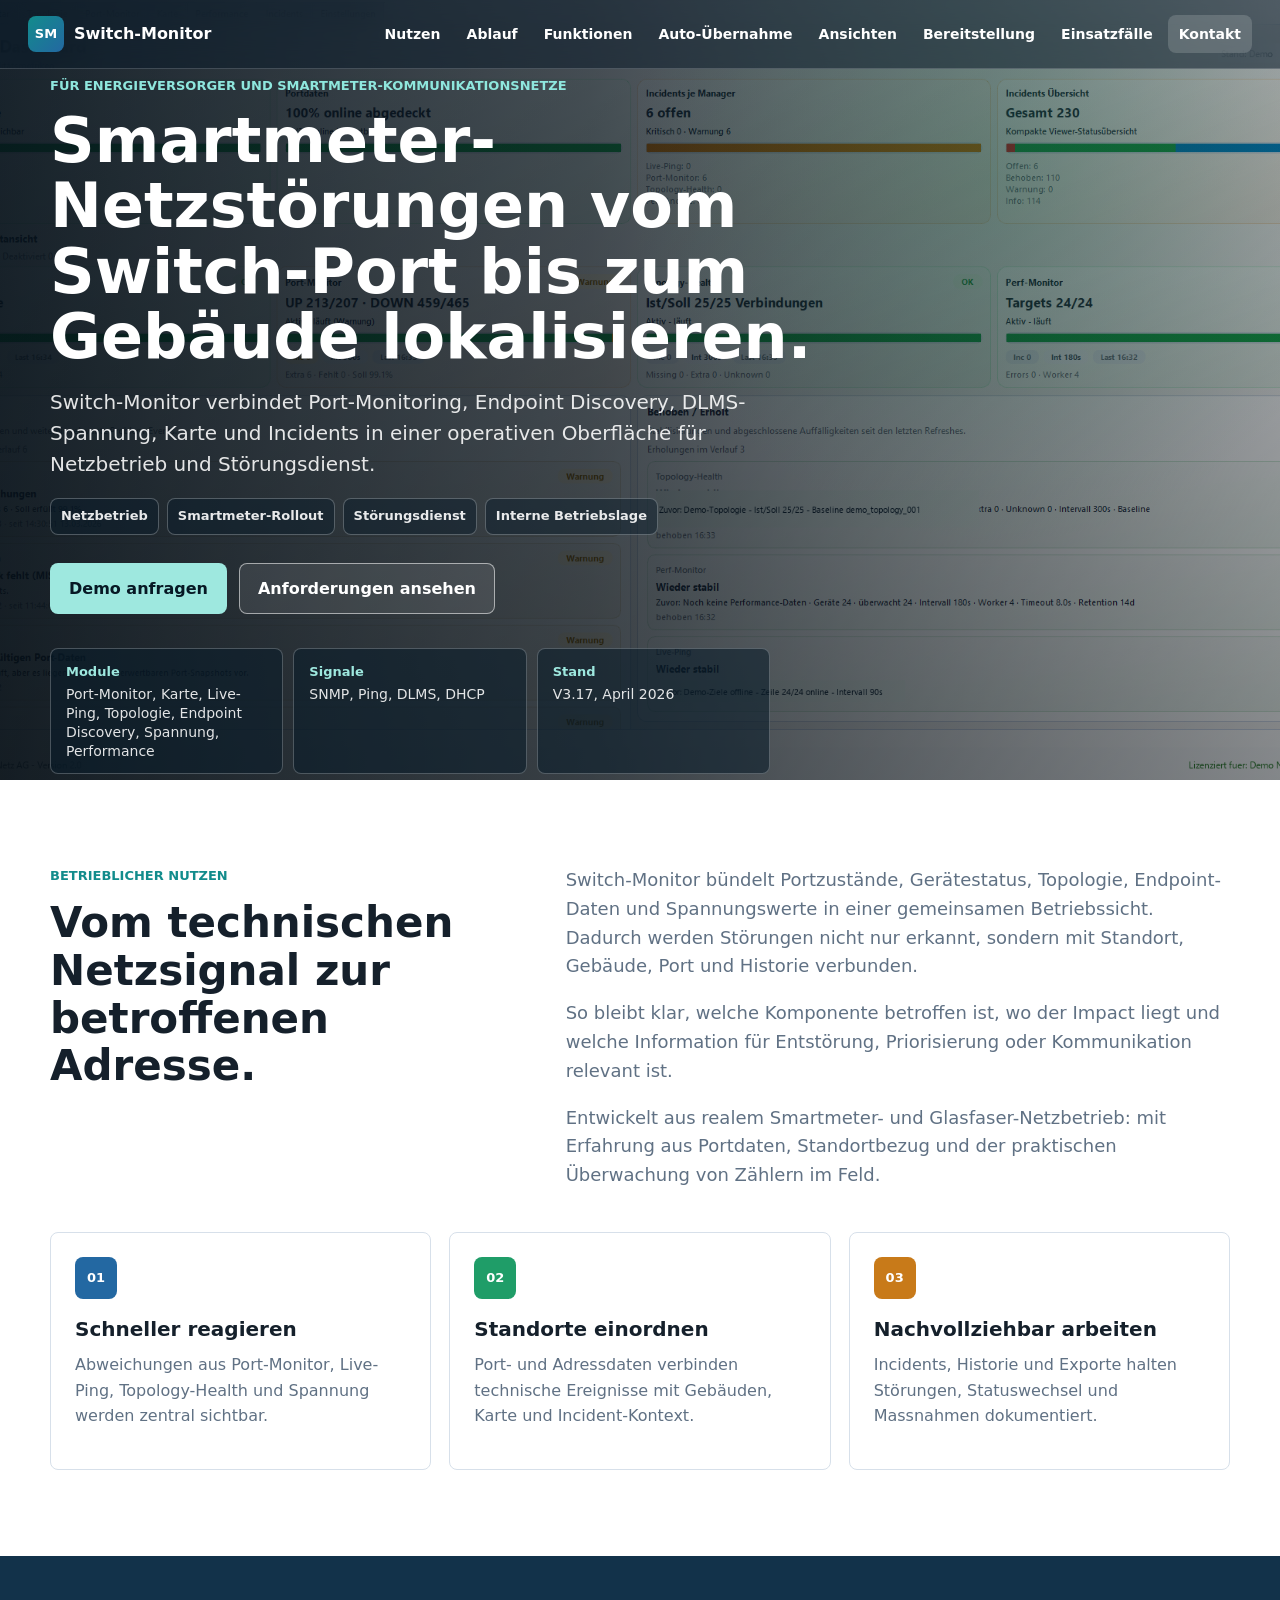
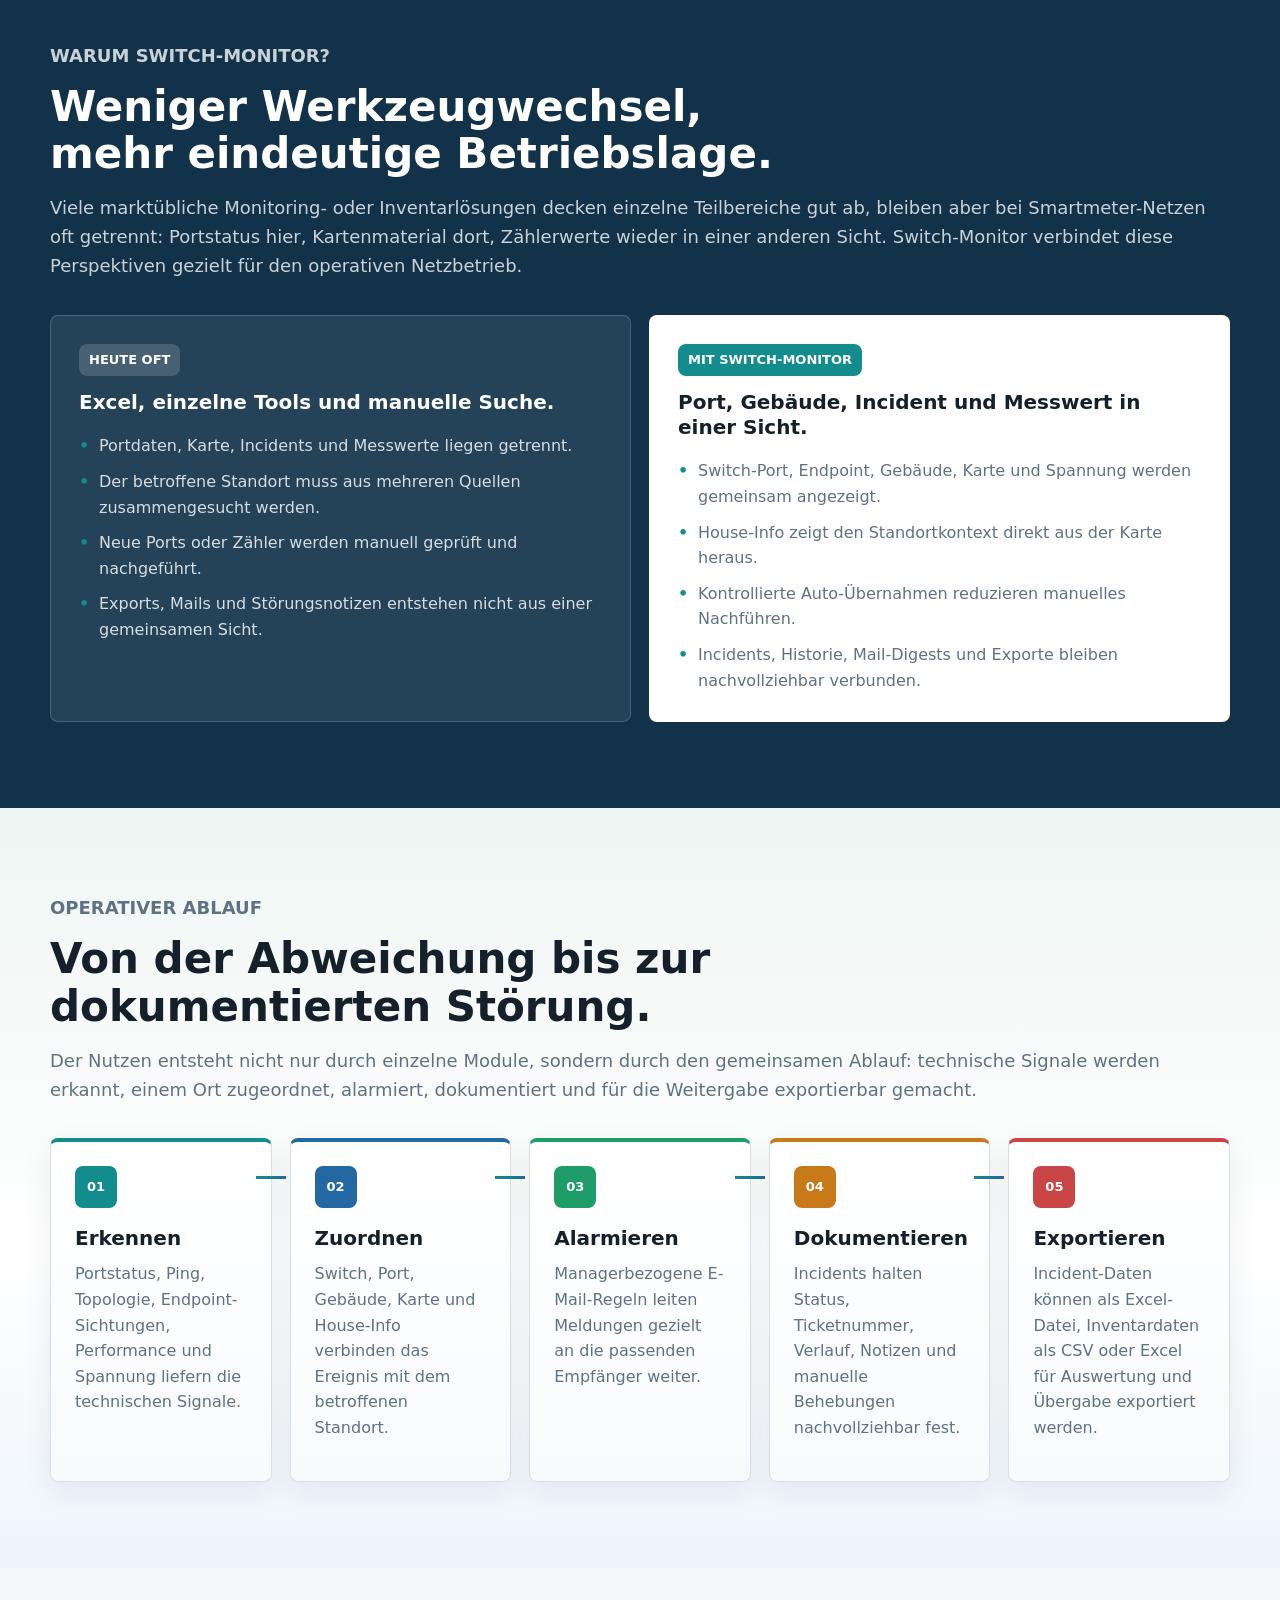
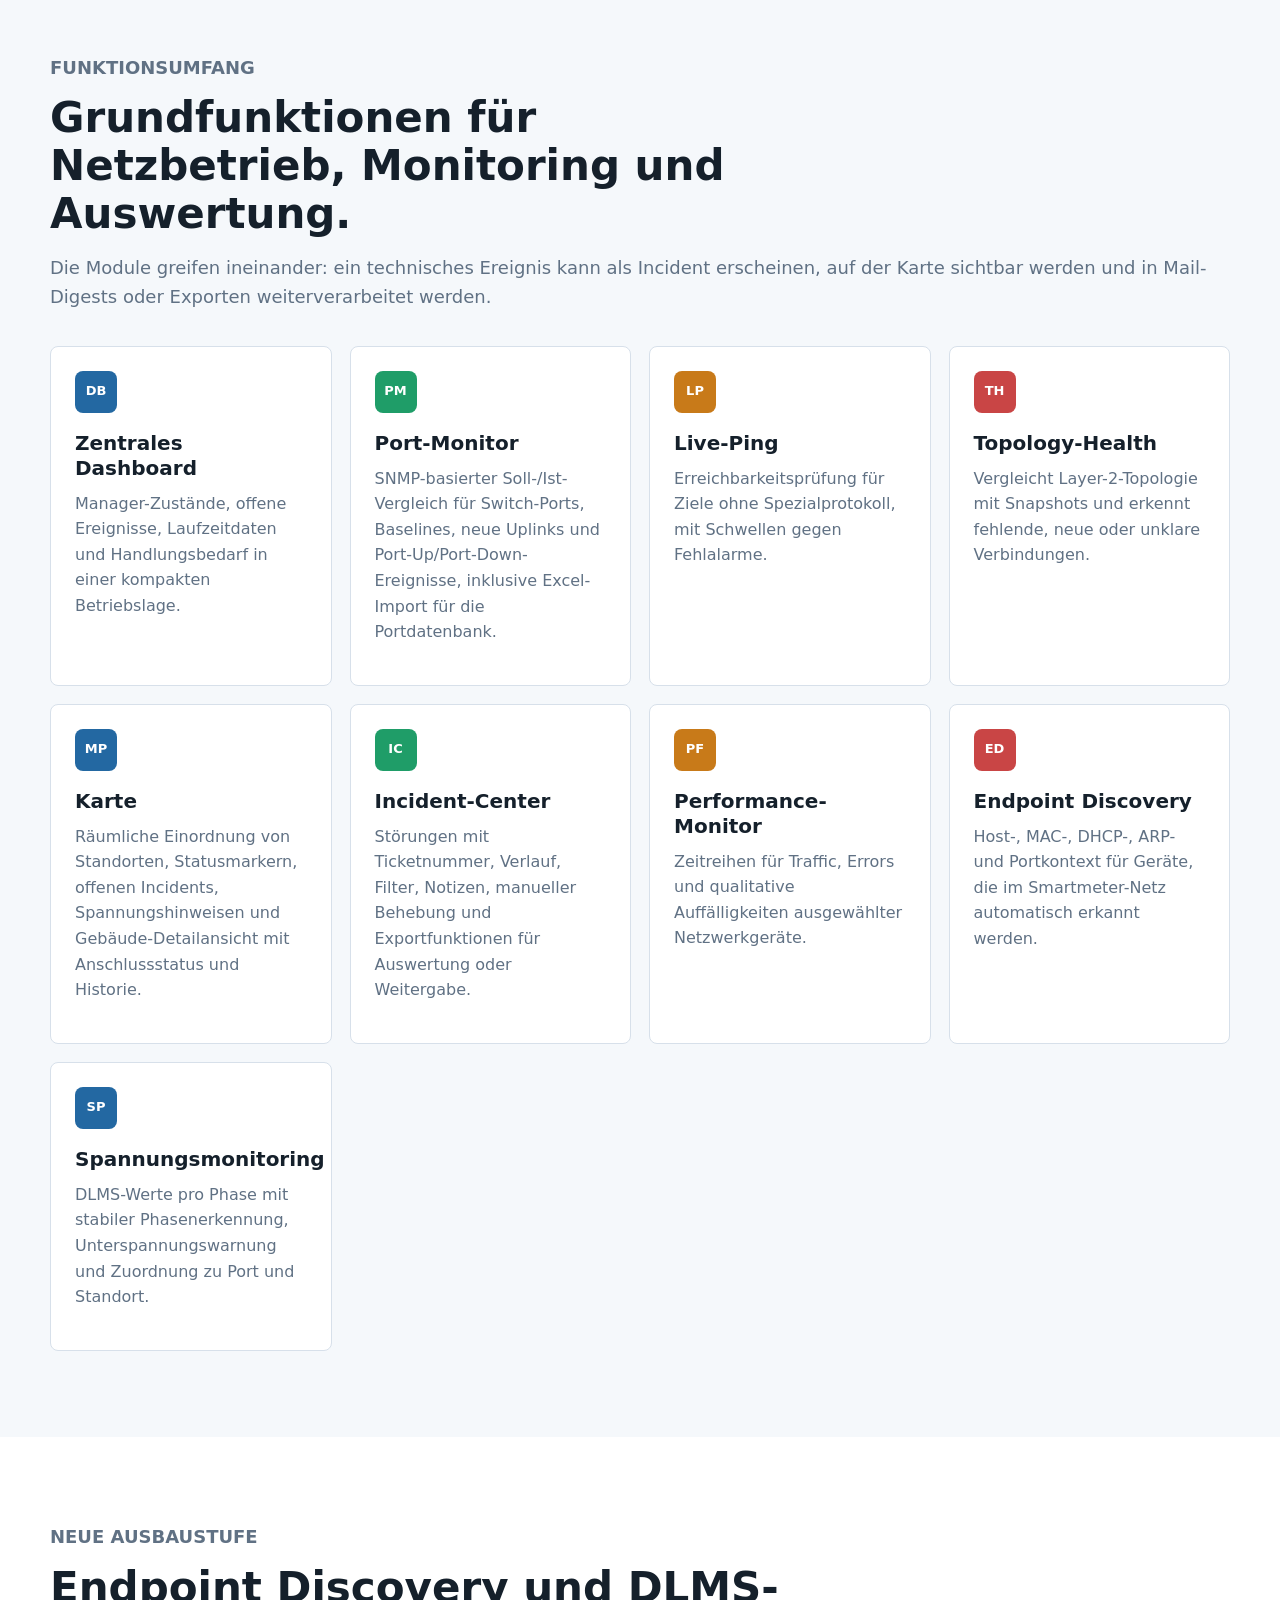
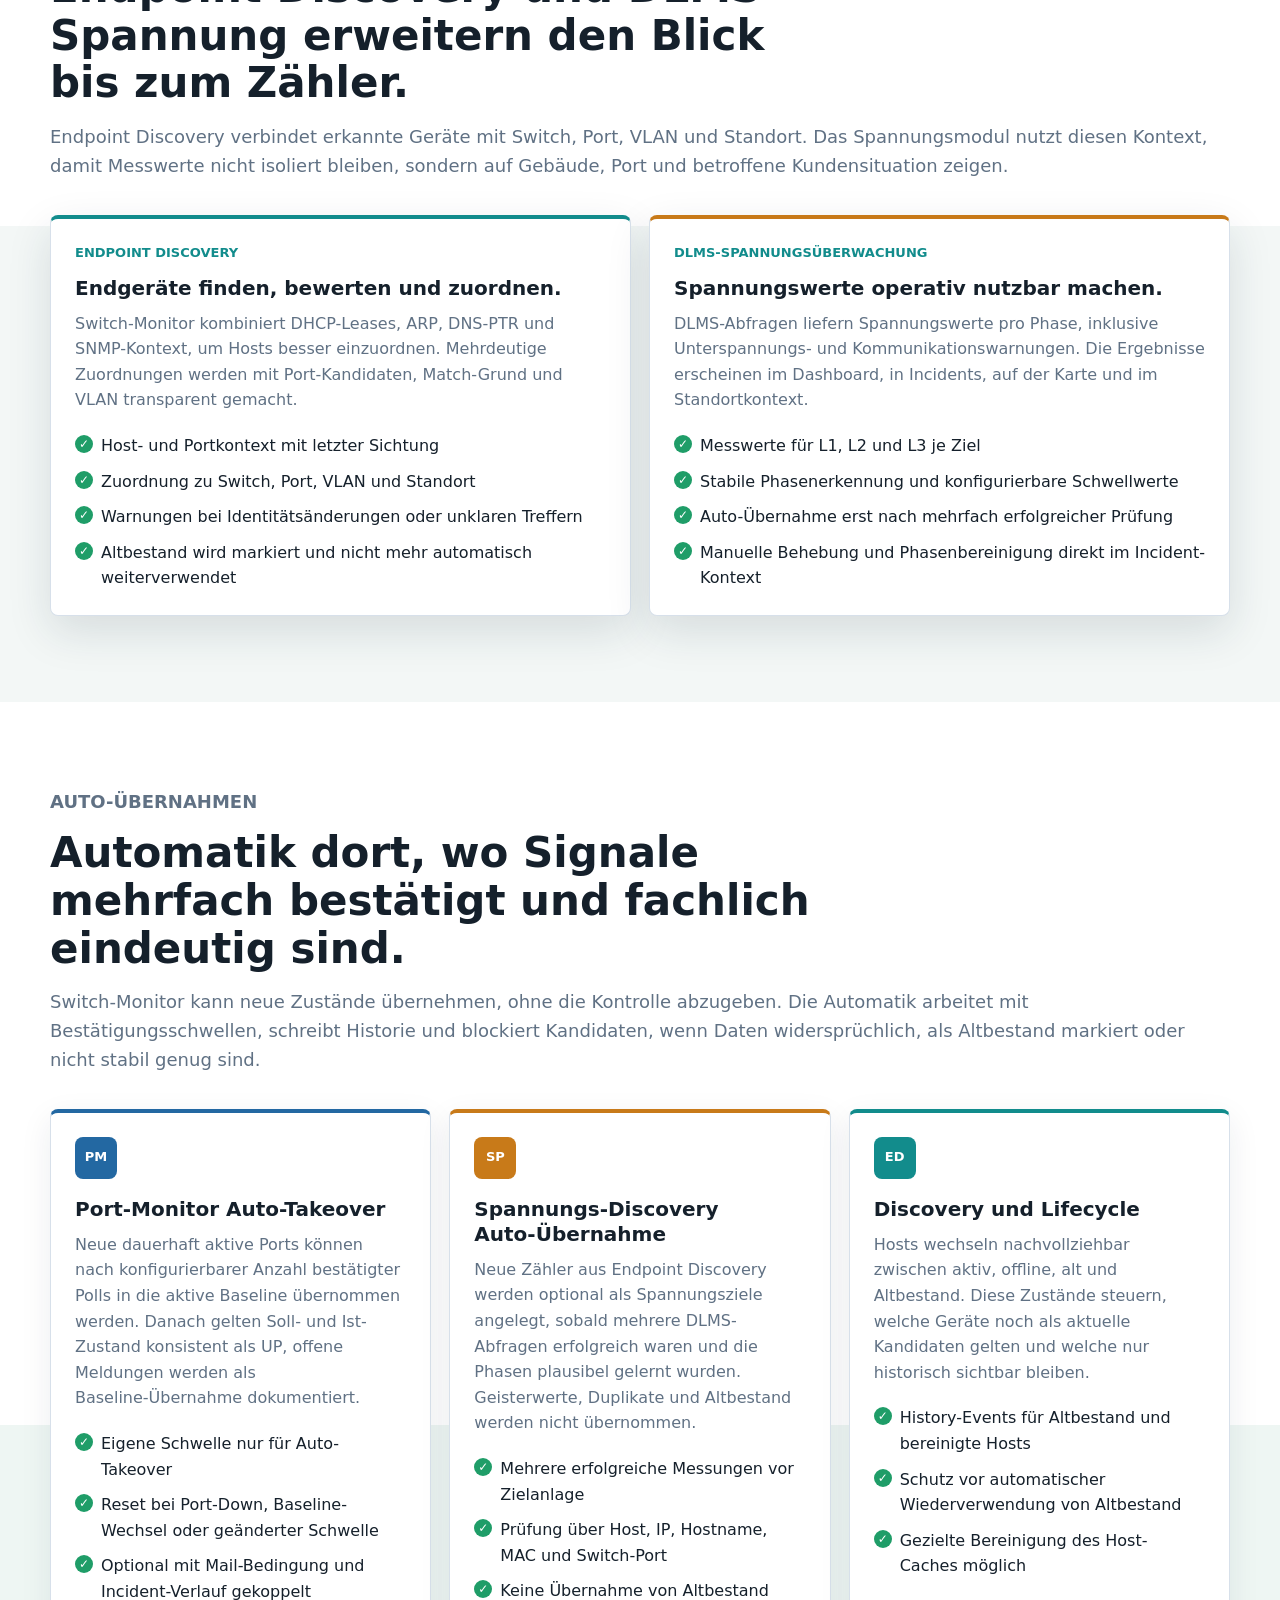
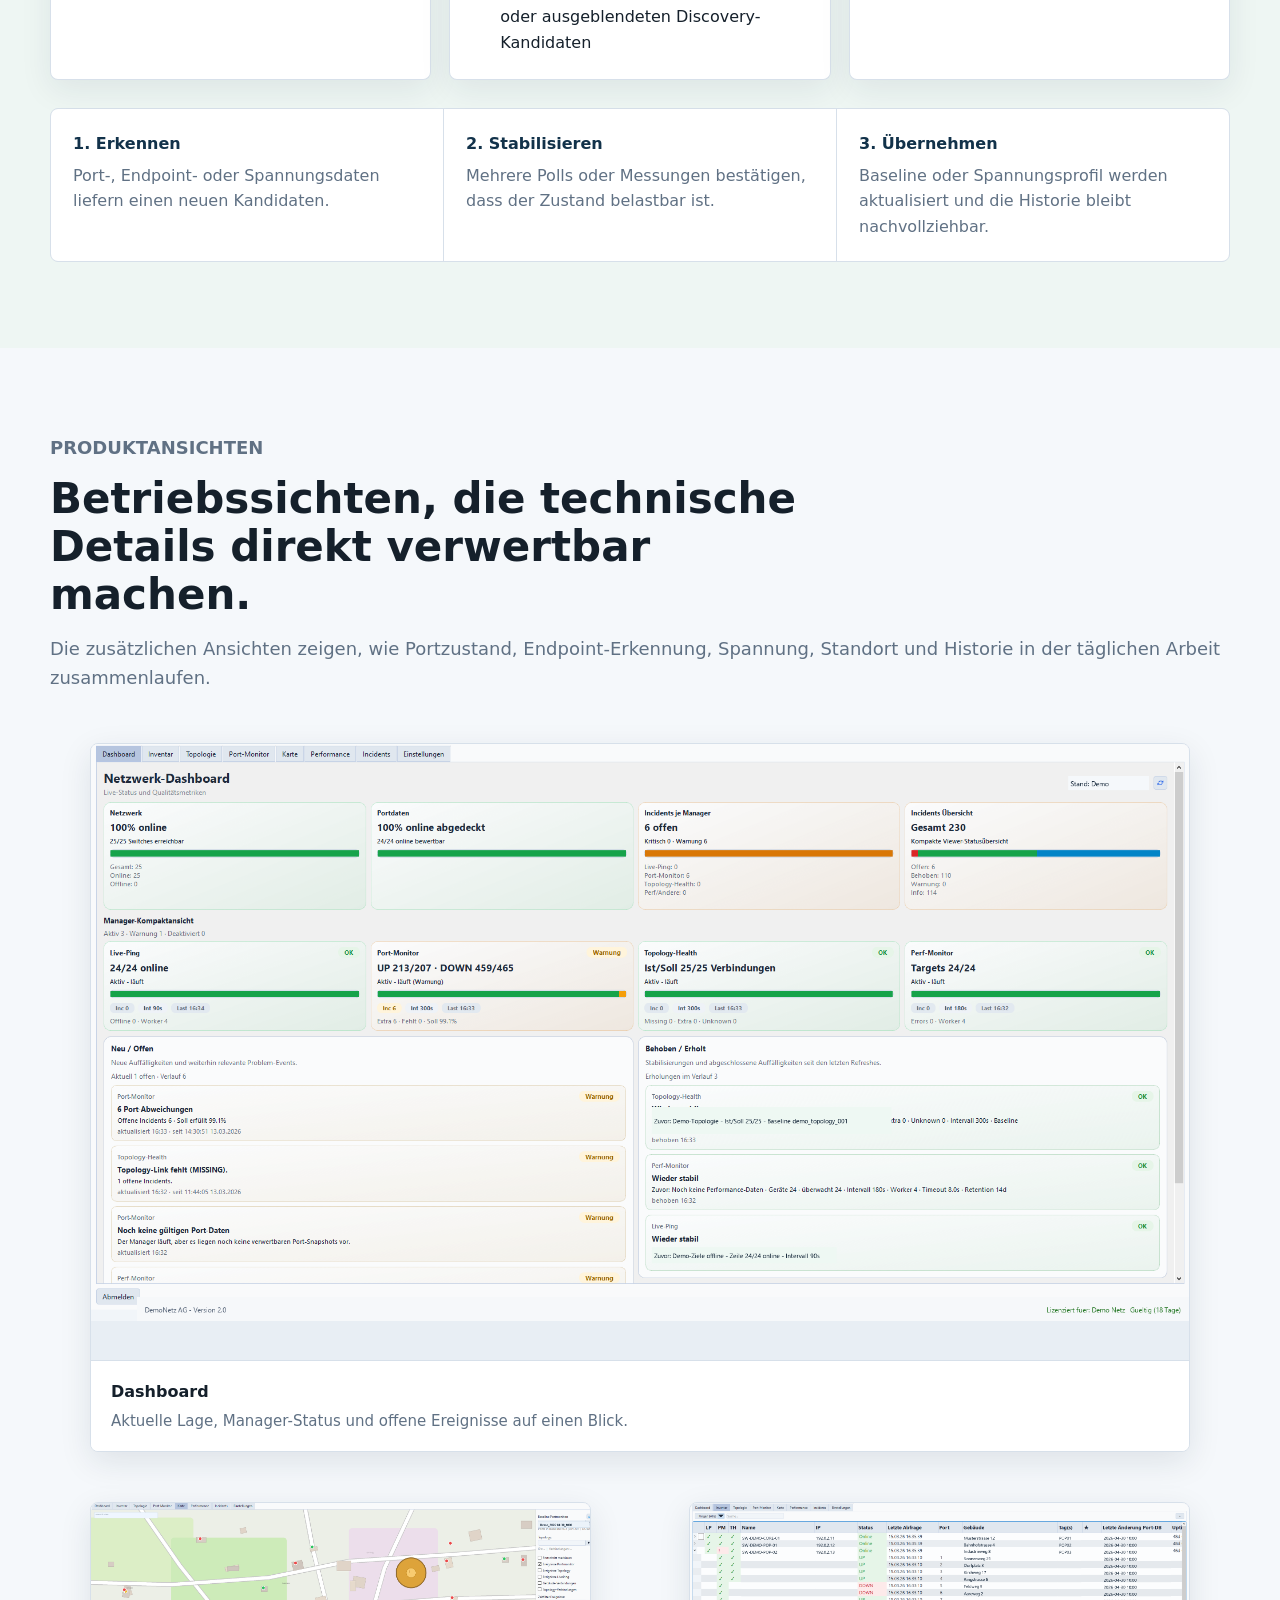
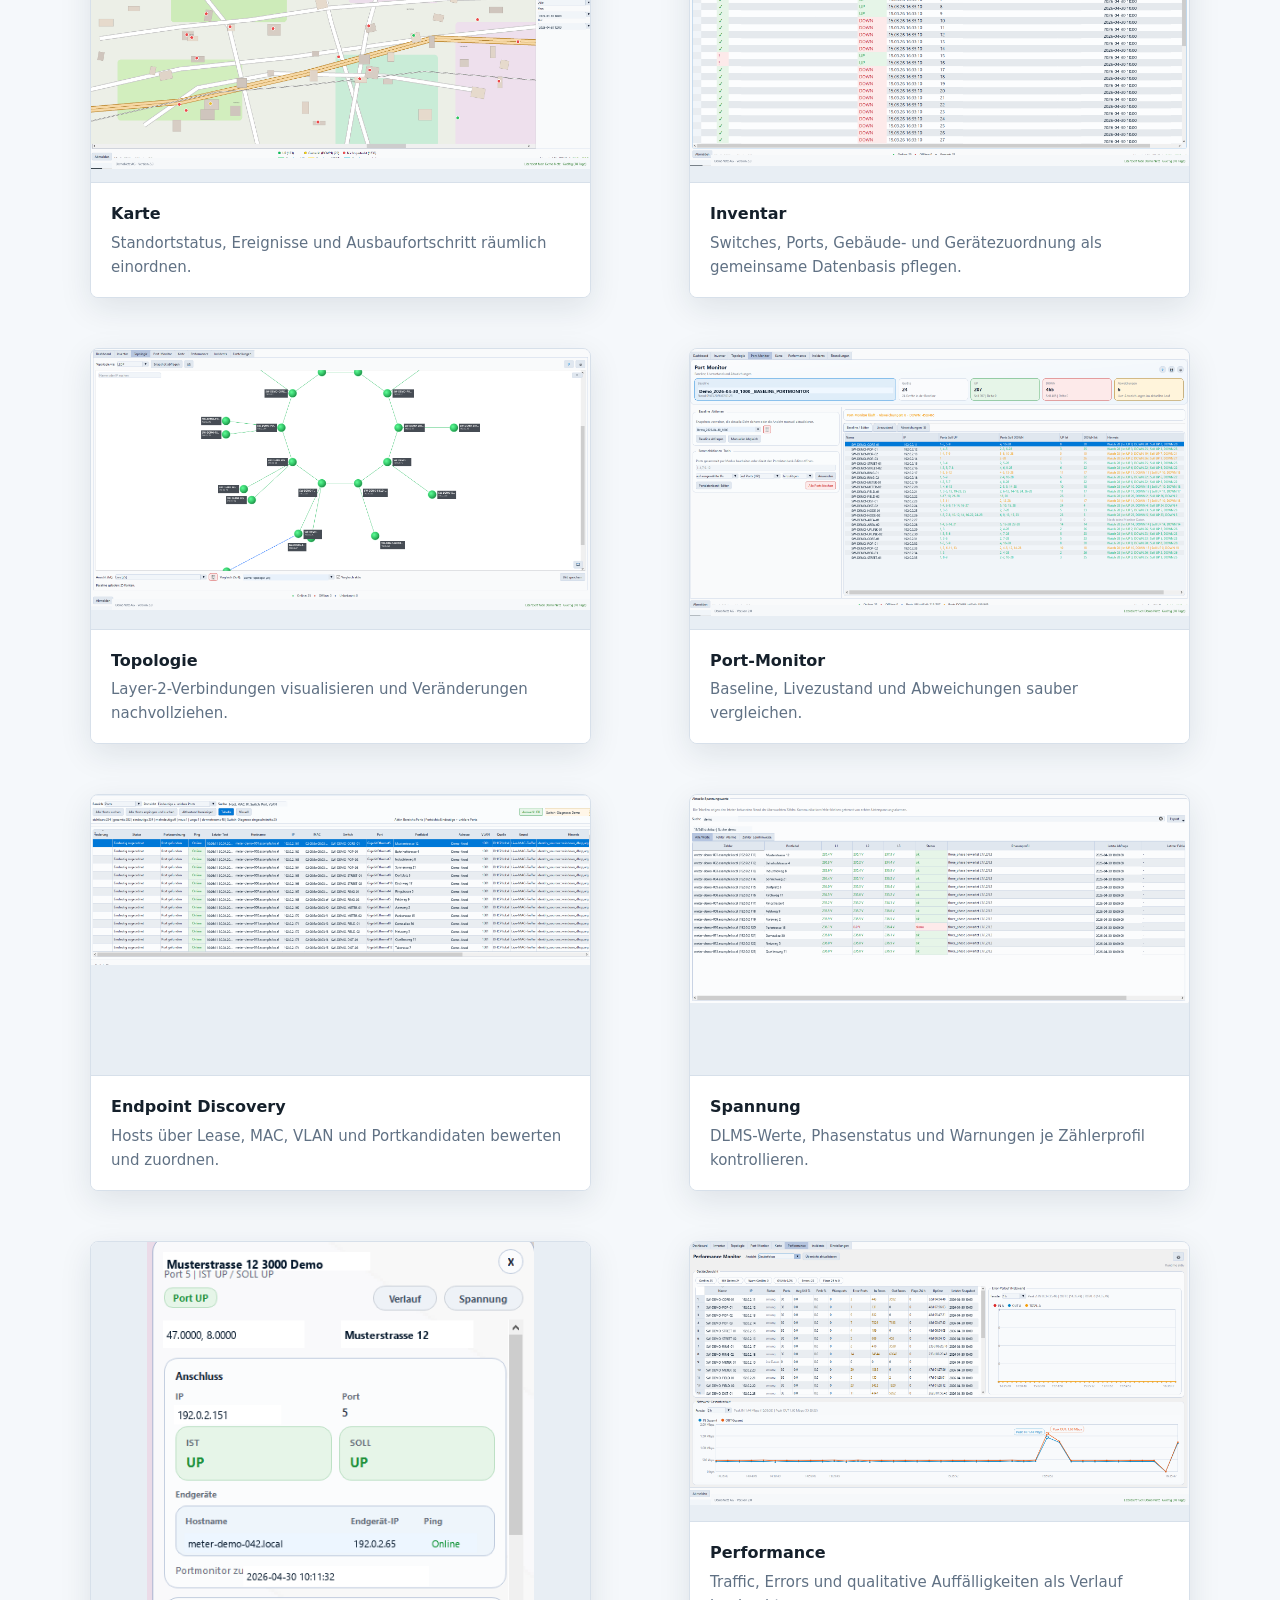
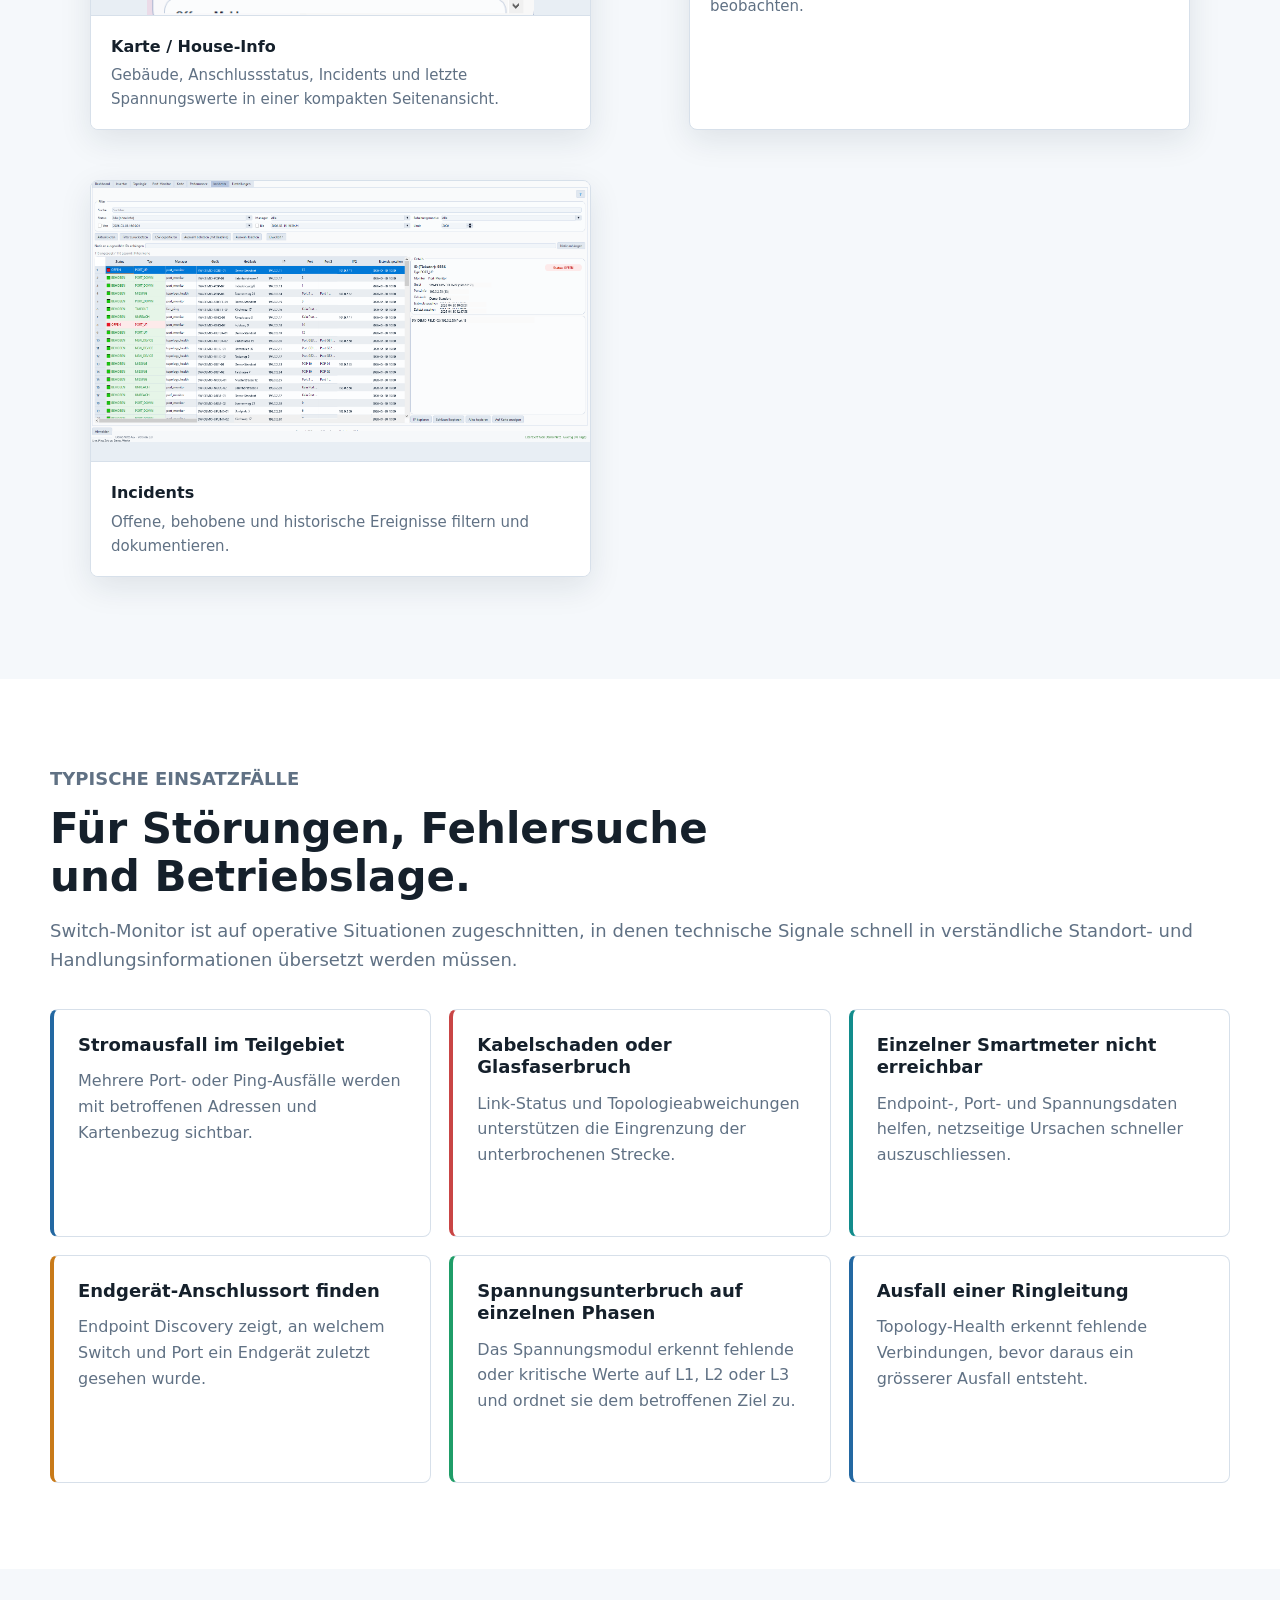
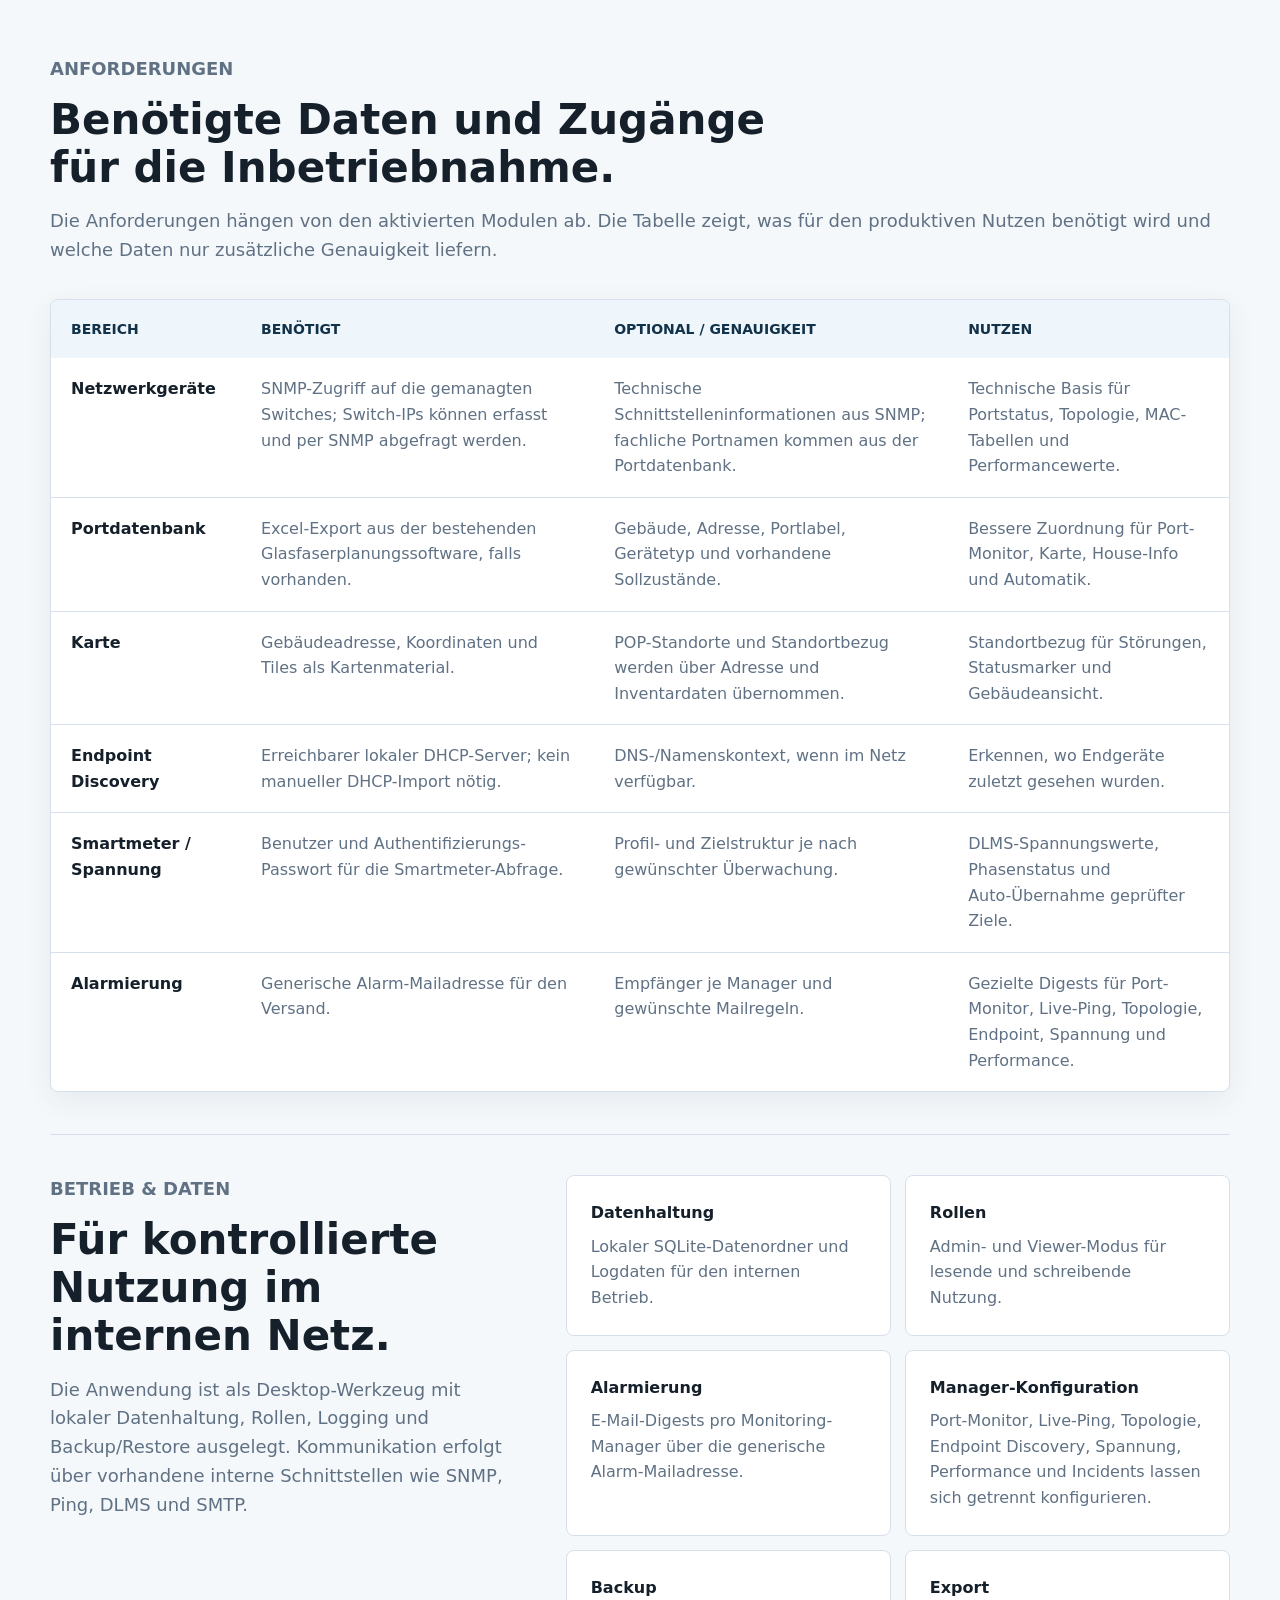
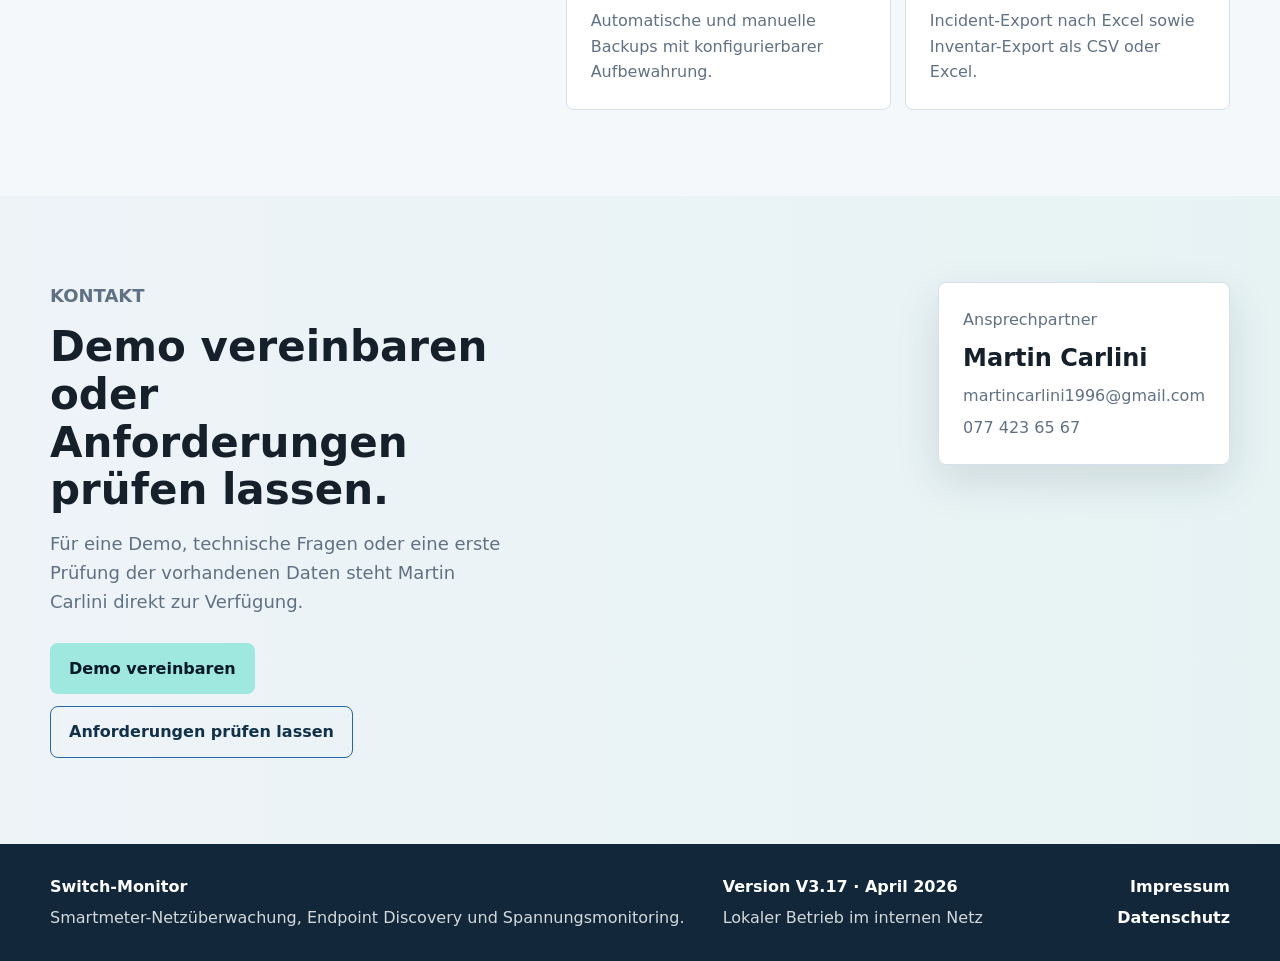
<file: index.html>
<!doctype html>
<html lang="de-CH">
  <head>
    <meta charset="utf-8" />
    <meta name="viewport" content="width=device-width, initial-scale=1" />
    <title>Switch-Monitor | Smartmeter-Netzüberwachung</title>
    <meta
      name="description"
      content="Switch-Monitor verbindet Smartmeter-Netzüberwachung, Port-Monitoring, Endpoint Discovery, DLMS-Spannung, Auto-Übernahmen, Incident-Management und Standortbezug in einer operativen Oberfläche."
    />
    <link rel="icon" href="assets/favicon.ico" />
    <link rel="stylesheet" href="styles.css" />
    <script src="script.js" defer></script>
  </head>
  <body>
    <a class="skip-link" href="#inhalt">Zum Inhalt springen</a>

    <header class="site-header" data-site-header>
      <a class="brand" href="#start" aria-label="Switch-Monitor Start">
        <span class="brand-mark" aria-hidden="true">SM</span>
        <span>Switch-Monitor</span>
      </a>
      <button class="nav-toggle" type="button" aria-expanded="false" aria-controls="site-nav">
        <span class="nav-toggle-lines" aria-hidden="true"></span>
        <span class="sr-only">Navigation öffnen</span>
      </button>
      <nav id="site-nav" class="site-nav" aria-label="Hauptnavigation">
        <a href="#nutzen">Nutzen</a>
        <a href="#workflow">Ablauf</a>
        <a href="#funktionen">Funktionen</a>
        <a href="#automation">Auto-Übernahme</a>
        <a href="#screenshots">Ansichten</a>
        <a href="#bereitstellung">Bereitstellung</a>
        <a href="#einsatz">Einsatzfälle</a>
        <a href="#kontakt">Kontakt</a>
      </nav>
    </header>

    <main id="inhalt">
      <section id="start" class="hero" aria-labelledby="hero-title">
        <div class="hero-overlay"></div>
        <div class="hero-content">
          <p class="eyebrow">Für Energieversorger und Smartmeter-Kommunikationsnetze</p>
          <h1 id="hero-title">Smartmeter-Netzstörungen vom Switch-Port bis zum Gebäude lokalisieren.</h1>
          <p class="hero-copy">
            Switch-Monitor verbindet Port-Monitoring, Endpoint Discovery, DLMS-Spannung,
            Karte und Incidents in einer operativen Oberfläche für Netzbetrieb
            und Störungsdienst.
          </p>
          <div class="hero-audience" aria-label="Geeignet für">
            <span>Netzbetrieb</span>
            <span>Smartmeter-Rollout</span>
            <span>Störungsdienst</span>
            <span>Interne Betriebslage</span>
          </div>
          <div class="hero-actions" aria-label="Kontaktaktionen">
            <a class="button button-primary" href="mailto:martincarlini1996@gmail.com?subject=Demo%20Switch-Monitor">Demo anfragen</a>
            <a class="button button-secondary" href="#bereitstellung">Anforderungen ansehen</a>
          </div>
          <dl class="hero-facts" aria-label="Kurzüberblick">
            <div>
              <dt>Module</dt>
              <dd>Port-Monitor, Karte, Live-Ping, Topologie, Endpoint Discovery, Spannung, Performance</dd>
            </div>
            <div>
              <dt>Signale</dt>
              <dd>SNMP, Ping, DLMS, DHCP</dd>
            </div>
            <div>
              <dt>Stand</dt>
              <dd>V3.17, April 2026</dd>
            </div>
          </dl>
        </div>
      </section>

      <section id="nutzen" class="section intro-section">
        <div class="section-inner intro-grid">
          <div>
            <p class="section-kicker">Betrieblicher Nutzen</p>
            <h2>Vom technischen Netzsignal zur betroffenen Adresse.</h2>
          </div>
          <div class="intro-copy">
            <p>
              Switch-Monitor bündelt Portzustände, Gerätestatus, Topologie, Endpoint-Daten und
              Spannungswerte in einer gemeinsamen Betriebssicht. Dadurch werden Störungen nicht nur
              erkannt, sondern mit Standort, Gebäude, Port und Historie verbunden.
            </p>
            <p>
              So bleibt klar, welche Komponente betroffen ist, wo der Impact liegt und welche
              Information für Entstörung, Priorisierung oder Kommunikation relevant ist.
            </p>
            <p>
              Entwickelt aus realem Smartmeter- und Glasfaser-Netzbetrieb: mit Erfahrung aus
              Portdaten, Standortbezug und der praktischen Überwachung von Zählern im Feld.
            </p>
          </div>
        </div>
        <div class="section-inner value-grid" aria-label="Kernnutzen">
          <article class="value-card">
            <span class="mini-icon">01</span>
            <h3>Schneller reagieren</h3>
            <p>Abweichungen aus Port-Monitor, Live-Ping, Topology-Health und Spannung werden zentral sichtbar.</p>
          </article>
          <article class="value-card">
            <span class="mini-icon">02</span>
            <h3>Standorte einordnen</h3>
            <p>Port- und Adressdaten verbinden technische Ereignisse mit Gebäuden, Karte und Incident-Kontext.</p>
          </article>
          <article class="value-card">
            <span class="mini-icon">03</span>
            <h3>Nachvollziehbar arbeiten</h3>
            <p>Incidents, Historie und Exporte halten Störungen, Statuswechsel und Massnahmen dokumentiert.</p>
          </article>
        </div>
      </section>

      <section id="warum" class="section why-section">
        <div class="section-inner section-heading">
          <p class="section-kicker">Warum Switch-Monitor?</p>
          <h2>Weniger Werkzeugwechsel, mehr eindeutige Betriebslage.</h2>
          <p>
            Viele marktübliche Monitoring- oder Inventarlösungen decken einzelne Teilbereiche gut
            ab, bleiben aber bei Smartmeter-Netzen oft getrennt: Portstatus hier, Kartenmaterial
            dort, Zählerwerte wieder in einer anderen Sicht. Switch-Monitor verbindet diese
            Perspektiven gezielt für den operativen Netzbetrieb.
          </p>
        </div>
        <div class="section-inner compare-grid" aria-label="Vergleich Status quo und Switch-Monitor">
          <article class="compare-card compare-card-muted">
            <span class="compare-label">Heute oft</span>
            <h3>Excel, einzelne Tools und manuelle Suche.</h3>
            <ul class="plain-list">
              <li>Portdaten, Karte, Incidents und Messwerte liegen getrennt.</li>
              <li>Der betroffene Standort muss aus mehreren Quellen zusammengesucht werden.</li>
              <li>Neue Ports oder Zähler werden manuell geprüft und nachgeführt.</li>
              <li>Exports, Mails und Störungsnotizen entstehen nicht aus einer gemeinsamen Sicht.</li>
            </ul>
          </article>
          <article class="compare-card compare-card-strong">
            <span class="compare-label">Mit Switch-Monitor</span>
            <h3>Port, Gebäude, Incident und Messwert in einer Sicht.</h3>
            <ul class="plain-list">
              <li>Switch-Port, Endpoint, Gebäude, Karte und Spannung werden gemeinsam angezeigt.</li>
              <li>House-Info zeigt den Standortkontext direkt aus der Karte heraus.</li>
              <li>Kontrollierte Auto-Übernahmen reduzieren manuelles Nachführen.</li>
              <li>Incidents, Historie, Mail-Digests und Exporte bleiben nachvollziehbar verbunden.</li>
            </ul>
          </article>
        </div>
      </section>

      <section id="workflow" class="section workflow-section">
        <div class="section-inner section-heading">
          <p class="section-kicker">Operativer Ablauf</p>
          <h2>Von der Abweichung bis zur dokumentierten Störung.</h2>
          <p>
            Der Nutzen entsteht nicht nur durch einzelne Module, sondern durch den gemeinsamen
            Ablauf: technische Signale werden erkannt, einem Ort zugeordnet, alarmiert,
            dokumentiert und für die Weitergabe exportierbar gemacht.
          </p>
        </div>
        <div class="section-inner workflow-grid" aria-label="Switch-Monitor Ablauf">
          <article>
            <span>01</span>
            <h3>Erkennen</h3>
            <p>Portstatus, Ping, Topologie, Endpoint-Sichtungen, Performance und Spannung liefern die technischen Signale.</p>
          </article>
          <article>
            <span>02</span>
            <h3>Zuordnen</h3>
            <p>Switch, Port, Gebäude, Karte und House-Info verbinden das Ereignis mit dem betroffenen Standort.</p>
          </article>
          <article>
            <span>03</span>
            <h3>Alarmieren</h3>
            <p>Managerbezogene E-Mail-Regeln leiten Meldungen gezielt an die passenden Empfänger weiter.</p>
          </article>
          <article>
            <span>04</span>
            <h3>Dokumentieren</h3>
            <p>Incidents halten Status, Ticketnummer, Verlauf, Notizen und manuelle Behebungen nachvollziehbar fest.</p>
          </article>
          <article>
            <span>05</span>
            <h3>Exportieren</h3>
            <p>Incident-Daten können als Excel-Datei, Inventardaten als CSV oder Excel für Auswertung und Übergabe exportiert werden.</p>
          </article>
        </div>
      </section>

      <section id="funktionen" class="section section-alt">
        <div class="section-inner section-heading">
          <p class="section-kicker">Funktionsumfang</p>
          <h2>Grundfunktionen für Netzbetrieb, Monitoring und Auswertung.</h2>
          <p>
            Die Module greifen ineinander: ein technisches Ereignis kann als Incident erscheinen,
            auf der Karte sichtbar werden und in Mail-Digests oder Exporten weiterverarbeitet werden.
          </p>
        </div>
        <div class="section-inner feature-grid">
          <article class="feature-card">
            <span class="feature-code">DB</span>
            <h3>Zentrales Dashboard</h3>
            <p>Manager-Zustände, offene Ereignisse, Laufzeitdaten und Handlungsbedarf in einer kompakten Betriebslage.</p>
          </article>
          <article class="feature-card">
            <span class="feature-code">PM</span>
            <h3>Port-Monitor</h3>
            <p>SNMP-basierter Soll-/Ist-Vergleich für Switch-Ports, Baselines, neue Uplinks und Port-Up/Port-Down-Ereignisse, inklusive Excel-Import für die Portdatenbank.</p>
          </article>
          <article class="feature-card">
            <span class="feature-code">LP</span>
            <h3>Live-Ping</h3>
            <p>Erreichbarkeitsprüfung für Ziele ohne Spezialprotokoll, mit Schwellen gegen Fehlalarme.</p>
          </article>
          <article class="feature-card">
            <span class="feature-code">TH</span>
            <h3>Topology-Health</h3>
            <p>Vergleicht Layer-2-Topologie mit Snapshots und erkennt fehlende, neue oder unklare Verbindungen.</p>
          </article>
          <article class="feature-card">
            <span class="feature-code">MP</span>
            <h3>Karte</h3>
            <p>Räumliche Einordnung von Standorten, Statusmarkern, offenen Incidents, Spannungshinweisen und Gebäude-Detailansicht mit Anschlussstatus und Historie.</p>
          </article>
          <article class="feature-card">
            <span class="feature-code">IC</span>
            <h3>Incident-Center</h3>
            <p>Störungen mit Ticketnummer, Verlauf, Filter, Notizen, manueller Behebung und Exportfunktionen für Auswertung oder Weitergabe.</p>
          </article>
          <article class="feature-card">
            <span class="feature-code">PF</span>
            <h3>Performance-Monitor</h3>
            <p>Zeitreihen für Traffic, Errors und qualitative Auffälligkeiten ausgewählter Netzwerkgeräte.</p>
          </article>
          <article class="feature-card">
            <span class="feature-code">ED</span>
            <h3>Endpoint Discovery</h3>
            <p>Host-, MAC-, DHCP-, ARP- und Portkontext für Geräte, die im Smartmeter-Netz automatisch erkannt werden.</p>
          </article>
          <article class="feature-card">
            <span class="feature-code">SP</span>
            <h3>Spannungsmonitoring</h3>
            <p>DLMS-Werte pro Phase mit stabiler Phasenerkennung, Unterspannungswarnung und Zuordnung zu Port und Standort.</p>
          </article>
        </div>
      </section>

      <section id="discovery" class="section discovery-section">
        <div class="section-inner section-heading">
          <p class="section-kicker">Neue Ausbaustufe</p>
          <h2>Endpoint Discovery und DLMS-Spannung erweitern den Blick bis zum Zähler.</h2>
          <p>
            Endpoint Discovery verbindet erkannte Geräte mit Switch, Port, VLAN und Standort. Das
            Spannungsmodul nutzt diesen Kontext, damit Messwerte nicht isoliert bleiben, sondern auf
            Gebäude, Port und betroffene Kundensituation zeigen.
          </p>
        </div>
        <div class="section-inner twin-grid">
          <article class="solution-panel">
            <div class="panel-label">Endpoint Discovery</div>
            <h3>Endgeräte finden, bewerten und zuordnen.</h3>
            <p>
              Switch-Monitor kombiniert DHCP-Leases, ARP, DNS-PTR und SNMP-Kontext, um Hosts besser
              einzuordnen. Mehrdeutige Zuordnungen werden mit Port-Kandidaten, Match-Grund und VLAN
              transparent gemacht.
            </p>
            <ul class="check-list">
              <li>Host- und Portkontext mit letzter Sichtung</li>
              <li>Zuordnung zu Switch, Port, VLAN und Standort</li>
              <li>Warnungen bei Identitätsänderungen oder unklaren Treffern</li>
              <li>Altbestand wird markiert und nicht mehr automatisch weiterverwendet</li>
            </ul>
          </article>
          <article class="solution-panel voltage-panel">
            <div class="panel-label">DLMS-Spannungsüberwachung</div>
            <h3>Spannungswerte operativ nutzbar machen.</h3>
            <p>
              DLMS-Abfragen liefern Spannungswerte pro Phase, inklusive Unterspannungs- und
              Kommunikationswarnungen. Die Ergebnisse erscheinen im Dashboard, in Incidents, auf der
              Karte und im Standortkontext.
            </p>
            <ul class="check-list">
              <li>Messwerte für L1, L2 und L3 je Ziel</li>
              <li>Stabile Phasenerkennung und konfigurierbare Schwellwerte</li>
              <li>Auto-Übernahme erst nach mehrfach erfolgreicher Prüfung</li>
              <li>Manuelle Behebung und Phasenbereinigung direkt im Incident-Kontext</li>
            </ul>
          </article>
        </div>
      </section>

      <section id="automation" class="section automation-section">
        <div class="section-inner section-heading">
          <p class="section-kicker">Auto-Übernahmen</p>
          <h2>Automatik dort, wo Signale mehrfach bestätigt und fachlich eindeutig sind.</h2>
          <p>
            Switch-Monitor kann neue Zustände übernehmen, ohne die Kontrolle abzugeben. Die
            Automatik arbeitet mit Bestätigungsschwellen, schreibt Historie und blockiert Kandidaten,
            wenn Daten widersprüchlich, als Altbestand markiert oder nicht stabil genug sind.
          </p>
        </div>
        <div class="section-inner automation-grid">
          <article class="automation-card">
            <span class="feature-code">PM</span>
            <h3>Port-Monitor Auto-Takeover</h3>
            <p>
              Neue dauerhaft aktive Ports können nach konfigurierbarer Anzahl bestätigter Polls in
              die aktive Baseline übernommen werden. Danach gelten Soll- und Ist-Zustand konsistent
              als UP, offene Meldungen werden als Baseline-Übernahme dokumentiert.
            </p>
            <ul class="check-list">
              <li>Eigene Schwelle nur für Auto-Takeover</li>
              <li>Reset bei Port-Down, Baseline-Wechsel oder geänderter Schwelle</li>
              <li>Optional mit Mail-Bedingung und Incident-Verlauf gekoppelt</li>
            </ul>
          </article>
          <article class="automation-card">
            <span class="feature-code">SP</span>
            <h3>Spannungs-Discovery Auto-Übernahme</h3>
            <p>
              Neue Zähler aus Endpoint Discovery werden optional als Spannungsziele angelegt, sobald
              mehrere DLMS-Abfragen erfolgreich waren und die Phasen plausibel gelernt wurden.
              Geisterwerte, Duplikate und Altbestand werden nicht übernommen.
            </p>
            <ul class="check-list">
              <li>Mehrere erfolgreiche Messungen vor Zielanlage</li>
              <li>Prüfung über Host, IP, Hostname, MAC und Switch-Port</li>
              <li>Keine Übernahme von Altbestand oder ausgeblendeten Discovery-Kandidaten</li>
            </ul>
          </article>
          <article class="automation-card">
            <span class="feature-code">ED</span>
            <h3>Discovery und Lifecycle</h3>
            <p>
              Hosts wechseln nachvollziehbar zwischen aktiv, offline, alt und Altbestand. Diese
              Zustände steuern, welche Geräte noch als aktuelle Kandidaten gelten und welche nur
              historisch sichtbar bleiben.
            </p>
            <ul class="check-list">
              <li>History-Events für Altbestand und bereinigte Hosts</li>
              <li>Schutz vor automatischer Wiederverwendung von Altbestand</li>
              <li>Gezielte Bereinigung des Host-Caches möglich</li>
            </ul>
          </article>
        </div>
        <div class="section-inner process-strip" aria-label="Auto-Übernahme Ablauf">
          <div>
            <strong>1. Erkennen</strong>
            <span>Port-, Endpoint- oder Spannungsdaten liefern einen neuen Kandidaten.</span>
          </div>
          <div>
            <strong>2. Stabilisieren</strong>
            <span>Mehrere Polls oder Messungen bestätigen, dass der Zustand belastbar ist.</span>
          </div>
          <div>
            <strong>3. Übernehmen</strong>
            <span>Baseline oder Spannungsprofil werden aktualisiert und die Historie bleibt nachvollziehbar.</span>
          </div>
        </div>
      </section>

      <section id="screenshots" class="section section-alt screenshots-section" aria-labelledby="screens-title">
        <div class="section-inner section-heading">
          <p class="section-kicker">Produktansichten</p>
          <h2 id="screens-title">Betriebssichten, die technische Details direkt verwertbar machen.</h2>
          <p>
            Die zusätzlichen Ansichten zeigen, wie Portzustand, Endpoint-Erkennung, Spannung,
            Standort und Historie in der täglichen Arbeit zusammenlaufen.
          </p>
        </div>
        <div class="section-inner screenshot-grid">
          <figure class="screenshot-card screenshot-card-wide">
            <img src="assets/screenshots/dashboard.png" alt="Switch-Monitor Dashboard mit Manager-Status und offenen Ereignissen" loading="lazy" />
            <figcaption>
              <strong>Dashboard</strong>
              <span>Aktuelle Lage, Manager-Status und offene Ereignisse auf einen Blick.</span>
            </figcaption>
          </figure>
          <figure class="screenshot-card">
            <img src="assets/screenshots/map-live.png" alt="Kartenansicht mit farbigen Standortmarkern und Filterleiste" loading="lazy" />
            <figcaption>
              <strong>Karte</strong>
              <span>Standortstatus, Ereignisse und Ausbaufortschritt räumlich einordnen.</span>
            </figcaption>
          </figure>
          <figure class="screenshot-card">
            <img src="assets/screenshots/inventory.png" alt="Inventaransicht mit Netzwerkgeräten und Portdetails" loading="lazy" />
            <figcaption>
              <strong>Inventar</strong>
              <span>Switches, Ports, Gebäude- und Gerätezuordnung als gemeinsame Datenbasis pflegen.</span>
            </figcaption>
          </figure>
          <figure class="screenshot-card">
            <img src="assets/screenshots/topology-graph.png" alt="Topologieansicht mit Switch-Knoten und Verbindungen" loading="lazy" />
            <figcaption>
              <strong>Topologie</strong>
              <span>Layer-2-Verbindungen visualisieren und Veränderungen nachvollziehen.</span>
            </figcaption>
          </figure>
          <figure class="screenshot-card">
            <img src="assets/screenshots/port-monitor.png" alt="Port-Monitor mit Baseline und Abweichungstabelle" loading="lazy" />
            <figcaption>
              <strong>Port-Monitor</strong>
              <span>Baseline, Livezustand und Abweichungen sauber vergleichen.</span>
            </figcaption>
          </figure>
          <figure class="screenshot-card">
            <img src="assets/screenshots/endpoint-discovery.png" alt="Endpoint Discovery mit Hosttabelle und Detailansicht" loading="lazy" />
            <figcaption>
              <strong>Endpoint Discovery</strong>
              <span>Hosts über Lease, MAC, VLAN und Portkandidaten bewerten und zuordnen.</span>
            </figcaption>
          </figure>
          <figure class="screenshot-card">
            <img src="assets/screenshots/voltage-tab.png" alt="Spannungstab mit DLMS-Messwerten und Statuszeilen" loading="lazy" />
            <figcaption>
              <strong>Spannung</strong>
              <span>DLMS-Werte, Phasenstatus und Warnungen je Zählerprofil kontrollieren.</span>
            </figcaption>
          </figure>
          <figure class="screenshot-card screenshot-card-portrait">
            <img src="assets/screenshots/house-info.png" alt="House-Info Panel mit Anschluss-, Incident- und Spannungsdaten" loading="lazy" />
            <figcaption>
              <strong>Karte / House-Info</strong>
              <span>Gebäude, Anschlussstatus, Incidents und letzte Spannungswerte in einer kompakten Seitenansicht.</span>
            </figcaption>
          </figure>
          <figure class="screenshot-card">
            <img src="assets/screenshots/performance.png" alt="Performance-Monitor mit Tabellen- und Verlaufsansicht" loading="lazy" />
            <figcaption>
              <strong>Performance</strong>
              <span>Traffic, Errors und qualitative Auffälligkeiten als Verlauf beobachten.</span>
            </figcaption>
          </figure>
          <figure class="screenshot-card">
            <img src="assets/screenshots/incidents.png" alt="Incident-Liste mit Status, Gerät, Gebäude und Ticketdetails" loading="lazy" />
            <figcaption>
              <strong>Incidents</strong>
              <span>Offene, behobene und historische Ereignisse filtern und dokumentieren.</span>
            </figcaption>
          </figure>
        </div>
      </section>

      <section id="einsatz" class="section usecase-section">
        <div class="section-inner section-heading">
          <p class="section-kicker">Typische Einsatzfälle</p>
          <h2>Für Störungen, Fehlersuche und Betriebslage.</h2>
          <p>
            Switch-Monitor ist auf operative Situationen zugeschnitten, in denen technische Signale
            schnell in verständliche Standort- und Handlungsinformationen übersetzt werden müssen.
          </p>
        </div>
        <div class="section-inner usecase-list">
          <article>
            <span>Stromausfall im Teilgebiet</span>
            <p>Mehrere Port- oder Ping-Ausfälle werden mit betroffenen Adressen und Kartenbezug sichtbar.</p>
          </article>
          <article>
            <span>Kabelschaden oder Glasfaserbruch</span>
            <p>Link-Status und Topologieabweichungen unterstützen die Eingrenzung der unterbrochenen Strecke.</p>
          </article>
          <article>
            <span>Einzelner Smartmeter nicht erreichbar</span>
            <p>Endpoint-, Port- und Spannungsdaten helfen, netzseitige Ursachen schneller auszuschliessen.</p>
          </article>
          <article>
            <span>Endgerät-Anschlussort finden</span>
            <p>Endpoint Discovery zeigt, an welchem Switch und Port ein Endgerät zuletzt gesehen wurde.</p>
          </article>
          <article>
            <span>Spannungsunterbruch auf einzelnen Phasen</span>
            <p>Das Spannungsmodul erkennt fehlende oder kritische Werte auf L1, L2 oder L3 und ordnet sie dem betroffenen Ziel zu.</p>
          </article>
          <article>
            <span>Ausfall einer Ringleitung</span>
            <p>Topology-Health erkennt fehlende Verbindungen, bevor daraus ein grösserer Ausfall entsteht.</p>
          </article>
        </div>
      </section>

      <section id="bereitstellung" class="section section-alt operations-section">
        <div class="section-inner section-heading">
          <p class="section-kicker">Anforderungen</p>
          <h2>Benötigte Daten und Zugänge für die Inbetriebnahme.</h2>
          <p>
            Die Anforderungen hängen von den aktivierten Modulen ab. Die Tabelle zeigt, was für
            den produktiven Nutzen benötigt wird und welche Daten nur zusätzliche Genauigkeit
            liefern.
          </p>
        </div>
        <div class="section-inner requirements-table-wrap">
          <table class="requirements-table">
            <thead>
              <tr>
                <th scope="col">Bereich</th>
                <th scope="col">Benötigt</th>
                <th scope="col">Optional / Genauigkeit</th>
                <th scope="col">Nutzen</th>
              </tr>
            </thead>
            <tbody>
              <tr>
                <th scope="row">Netzwerkgeräte</th>
                <td>SNMP-Zugriff auf die gemanagten Switches; Switch-IPs können erfasst und per SNMP abgefragt werden.</td>
                <td>Technische Schnittstelleninformationen aus SNMP; fachliche Portnamen kommen aus der Portdatenbank.</td>
                <td>Technische Basis für Portstatus, Topologie, MAC-Tabellen und Performancewerte.</td>
              </tr>
              <tr>
                <th scope="row">Portdatenbank</th>
                <td>Excel-Export aus der bestehenden Glasfaserplanungssoftware, falls vorhanden.</td>
                <td>Gebäude, Adresse, Portlabel, Gerätetyp und vorhandene Sollzustände.</td>
                <td>Bessere Zuordnung für Port-Monitor, Karte, House-Info und Automatik.</td>
              </tr>
              <tr>
                <th scope="row">Karte</th>
                <td>Gebäudeadresse, Koordinaten und Tiles als Kartenmaterial.</td>
                <td>POP-Standorte und Standortbezug werden über Adresse und Inventardaten übernommen.</td>
                <td>Standortbezug für Störungen, Statusmarker und Gebäudeansicht.</td>
              </tr>
              <tr>
                <th scope="row">Endpoint Discovery</th>
                <td>Erreichbarer lokaler DHCP-Server; kein manueller DHCP-Import nötig.</td>
                <td>DNS-/Namenskontext, wenn im Netz verfügbar.</td>
                <td>Erkennen, wo Endgeräte zuletzt gesehen wurden.</td>
              </tr>
              <tr>
                <th scope="row">Smartmeter / Spannung</th>
                <td>Benutzer und Authentifizierungs-Passwort für die Smartmeter-Abfrage.</td>
                <td>Profil- und Zielstruktur je nach gewünschter Überwachung.</td>
                <td>DLMS-Spannungswerte, Phasenstatus und Auto-Übernahme geprüfter Ziele.</td>
              </tr>
              <tr>
                <th scope="row">Alarmierung</th>
                <td>Generische Alarm-Mailadresse für den Versand.</td>
                <td>Empfänger je Manager und gewünschte Mailregeln.</td>
                <td>Gezielte Digests für Port-Monitor, Live-Ping, Topologie, Endpoint, Spannung und Performance.</td>
              </tr>
            </tbody>
          </table>
        </div>
        <div class="section-inner operations-grid operations-followup">
          <div>
            <p class="section-kicker">Betrieb & Daten</p>
            <h2>Für kontrollierte Nutzung im internen Netz.</h2>
            <p>
              Die Anwendung ist als Desktop-Werkzeug mit lokaler Datenhaltung, Rollen, Logging und
              Backup/Restore ausgelegt. Kommunikation erfolgt über vorhandene interne Schnittstellen
              wie SNMP, Ping, DLMS und SMTP.
            </p>
          </div>
          <div class="ops-list" aria-label="Betriebsmerkmale">
            <div>
              <strong>Datenhaltung</strong>
              <span>Lokaler SQLite-Datenordner und Logdaten für den internen Betrieb.</span>
            </div>
            <div>
              <strong>Rollen</strong>
              <span>Admin- und Viewer-Modus für lesende und schreibende Nutzung.</span>
            </div>
            <div>
              <strong>Alarmierung</strong>
              <span>E-Mail-Digests pro Monitoring-Manager über die generische Alarm-Mailadresse.</span>
            </div>
            <div>
              <strong>Manager-Konfiguration</strong>
              <span>Port-Monitor, Live-Ping, Topologie, Endpoint Discovery, Spannung, Performance und Incidents lassen sich getrennt konfigurieren.</span>
            </div>
            <div>
              <strong>Backup</strong>
              <span>Automatische und manuelle Backups mit konfigurierbarer Aufbewahrung.</span>
            </div>
            <div>
              <strong>Export</strong>
              <span>Incident-Export nach Excel sowie Inventar-Export als CSV oder Excel.</span>
            </div>
          </div>
        </div>
      </section>

      <section id="kontakt" class="section contact-section">
        <div class="section-inner contact-grid">
          <div>
            <p class="section-kicker">Kontakt</p>
            <h2>Demo vereinbaren oder Anforderungen prüfen lassen.</h2>
            <p>
              Für eine Demo, technische Fragen oder eine erste Prüfung der vorhandenen Daten steht
              Martin Carlini direkt zur Verfügung.
            </p>
            <div class="contact-actions" aria-label="Kontaktoptionen">
              <a class="button button-primary" href="mailto:martincarlini1996@gmail.com?subject=Demo%20Switch-Monitor">Demo vereinbaren</a>
              <a class="button button-outline" href="mailto:martincarlini1996@gmail.com?subject=Anforderungen%20Switch-Monitor">Anforderungen prüfen lassen</a>
            </div>
          </div>
          <address class="contact-card">
            <span>Ansprechpartner</span>
            <strong>Martin Carlini</strong>
            <a href="mailto:martincarlini1996@gmail.com">martincarlini1996@gmail.com</a>
            <a href="tel:+41774236567">077 423 65 67</a>
          </address>
        </div>
      </section>
    </main>

    <footer class="site-footer">
      <div class="section-inner footer-inner">
        <div>
          <span>Switch-Monitor</span>
          <p>Smartmeter-Netzüberwachung, Endpoint Discovery und Spannungsmonitoring.</p>
        </div>
        <div class="footer-meta">
          <span>Version V3.17 · April 2026</span>
          <span>Lokaler Betrieb im internen Netz</span>
        </div>
        <nav class="footer-links" aria-label="Rechtliches">
          <a href="impressum.html">Impressum</a>
          <a href="datenschutz.html">Datenschutz</a>
        </nav>
      </div>
    </footer>
  </body>
</html>
</file>
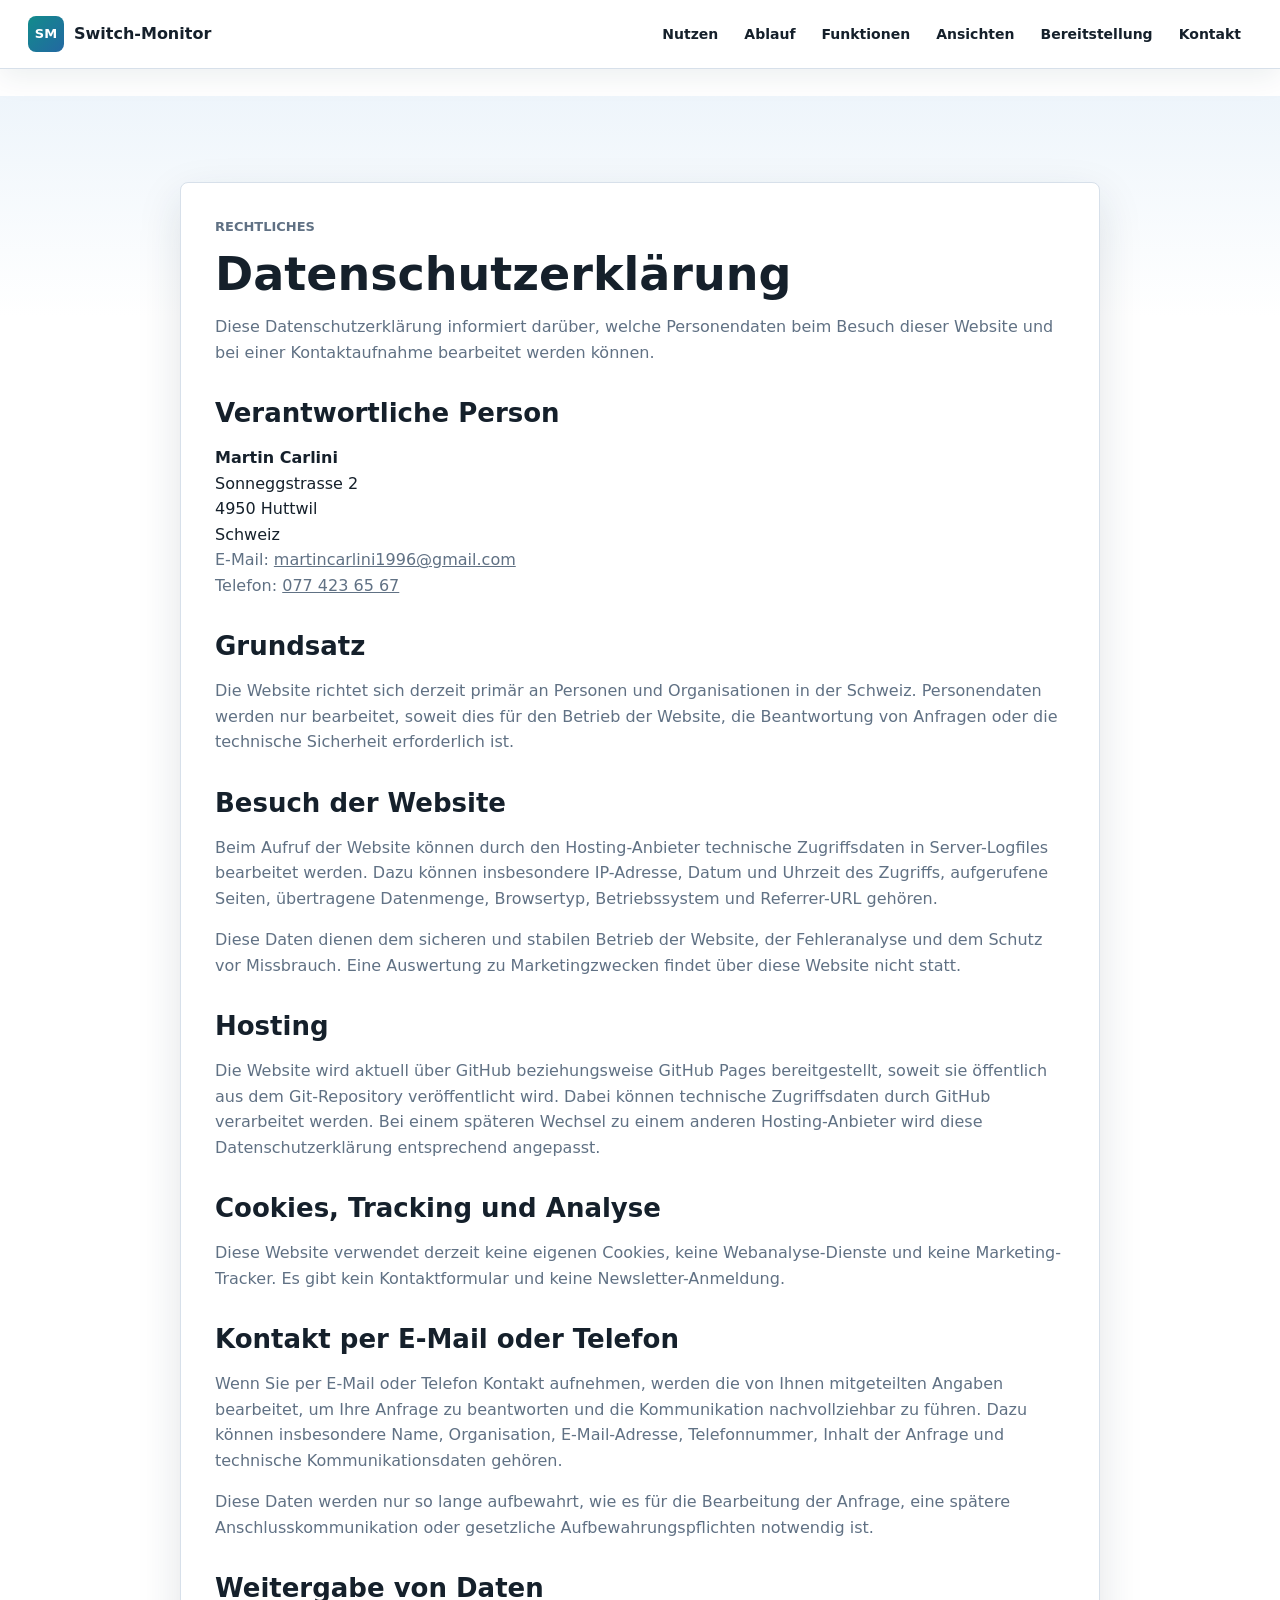
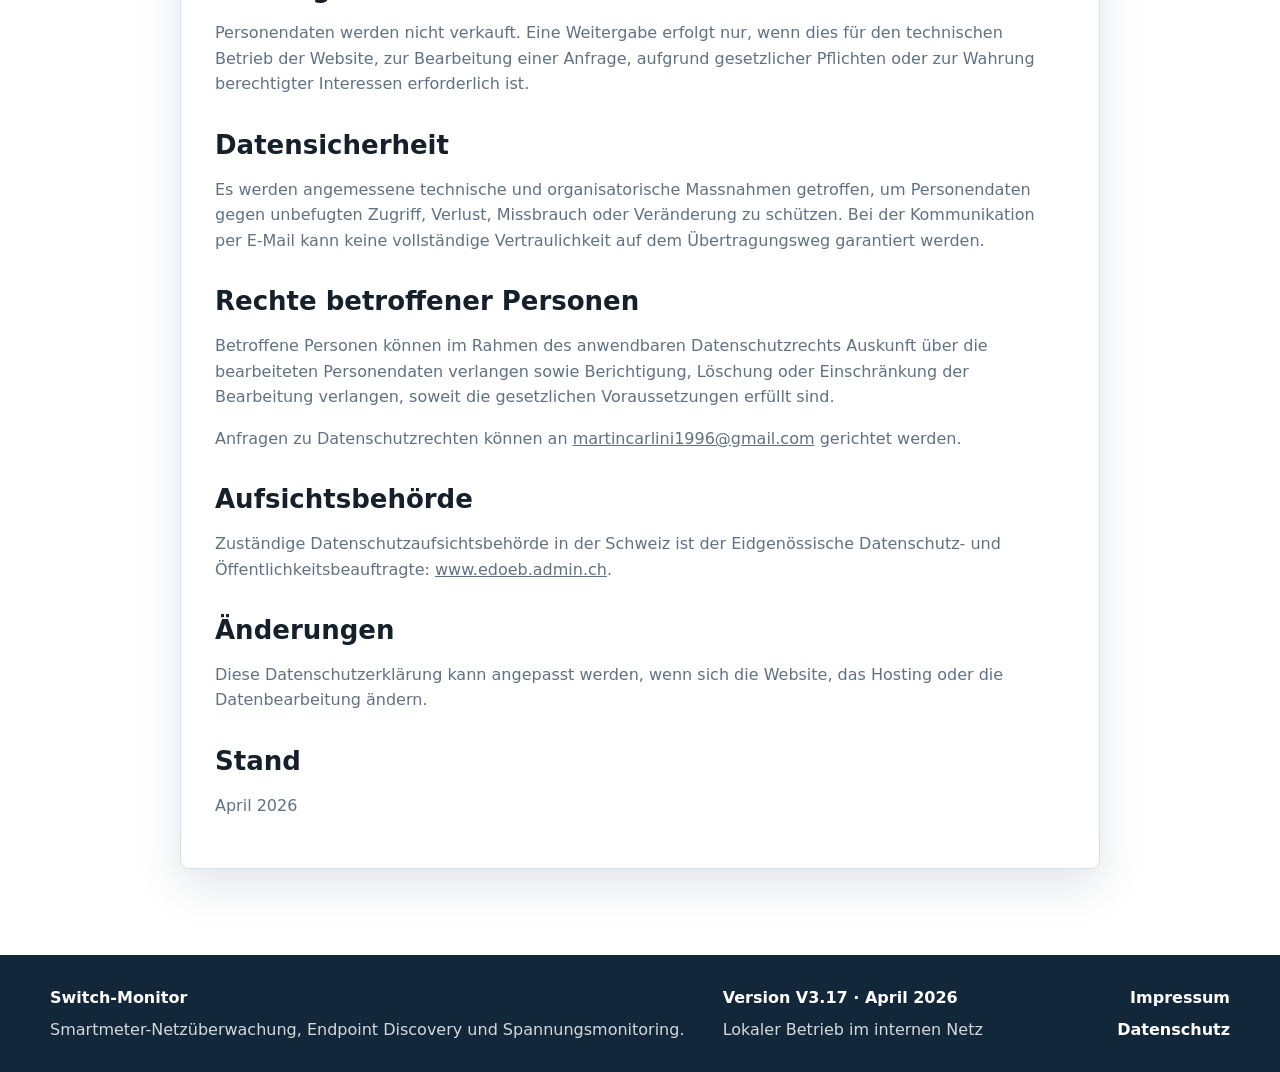
<file: datenschutz.html>
<!doctype html>
<html lang="de-CH">
  <head>
    <meta charset="utf-8" />
    <meta name="viewport" content="width=device-width, initial-scale=1" />
    <title>Datenschutz | Switch-Monitor</title>
    <meta
      name="description"
      content="Datenschutzerklärung für die Website von Switch-Monitor."
    />
    <link rel="icon" href="assets/favicon.ico" />
    <link rel="stylesheet" href="styles.css" />
    <script src="script.js" defer></script>
  </head>
  <body>
    <a class="skip-link" href="#inhalt">Zum Inhalt springen</a>

    <header class="site-header site-header-legal" data-site-header>
      <a class="brand" href="index.html#start" aria-label="Switch-Monitor Start">
        <span class="brand-mark" aria-hidden="true">SM</span>
        <span>Switch-Monitor</span>
      </a>
      <button class="nav-toggle" type="button" aria-expanded="false" aria-controls="site-nav">
        <span class="nav-toggle-lines" aria-hidden="true"></span>
        <span class="sr-only">Navigation öffnen</span>
      </button>
      <nav id="site-nav" class="site-nav" aria-label="Hauptnavigation">
        <a href="index.html#nutzen">Nutzen</a>
        <a href="index.html#workflow">Ablauf</a>
        <a href="index.html#funktionen">Funktionen</a>
        <a href="index.html#screenshots">Ansichten</a>
        <a href="index.html#bereitstellung">Bereitstellung</a>
        <a href="index.html#kontakt">Kontakt</a>
      </nav>
    </header>

    <main id="inhalt" class="legal-main">
      <section class="section legal-section">
        <div class="section-inner">
          <article class="legal-card">
            <p class="section-kicker">Rechtliches</p>
            <h1>Datenschutzerklärung</h1>
            <p>
              Diese Datenschutzerklärung informiert darüber, welche Personendaten beim Besuch dieser
              Website und bei einer Kontaktaufnahme bearbeitet werden können.
            </p>

            <h2>Verantwortliche Person</h2>
            <address>
              <strong>Martin Carlini</strong><br />
              Sonneggstrasse 2<br />
              4950 Huttwil<br />
              Schweiz
            </address>
            <p>
              E-Mail: <a href="mailto:martincarlini1996@gmail.com">martincarlini1996@gmail.com</a><br />
              Telefon: <a href="tel:+41774236567">077 423 65 67</a>
            </p>

            <h2>Grundsatz</h2>
            <p>
              Die Website richtet sich derzeit primär an Personen und Organisationen in der Schweiz.
              Personendaten werden nur bearbeitet, soweit dies für den Betrieb der Website, die
              Beantwortung von Anfragen oder die technische Sicherheit erforderlich ist.
            </p>

            <h2>Besuch der Website</h2>
            <p>
              Beim Aufruf der Website können durch den Hosting-Anbieter technische Zugriffsdaten in
              Server-Logfiles bearbeitet werden. Dazu können insbesondere IP-Adresse, Datum und
              Uhrzeit des Zugriffs, aufgerufene Seiten, übertragene Datenmenge, Browsertyp,
              Betriebssystem und Referrer-URL gehören.
            </p>
            <p>
              Diese Daten dienen dem sicheren und stabilen Betrieb der Website, der Fehleranalyse
              und dem Schutz vor Missbrauch. Eine Auswertung zu Marketingzwecken findet über diese
              Website nicht statt.
            </p>

            <h2>Hosting</h2>
            <p>
              Die Website wird aktuell über GitHub beziehungsweise GitHub Pages bereitgestellt,
              soweit sie öffentlich aus dem Git-Repository veröffentlicht wird. Dabei können
              technische Zugriffsdaten durch GitHub verarbeitet werden. Bei einem späteren Wechsel
              zu einem anderen Hosting-Anbieter wird diese Datenschutzerklärung entsprechend
              angepasst.
            </p>

            <h2>Cookies, Tracking und Analyse</h2>
            <p>
              Diese Website verwendet derzeit keine eigenen Cookies, keine Webanalyse-Dienste und
              keine Marketing-Tracker. Es gibt kein Kontaktformular und keine Newsletter-Anmeldung.
            </p>

            <h2>Kontakt per E-Mail oder Telefon</h2>
            <p>
              Wenn Sie per E-Mail oder Telefon Kontakt aufnehmen, werden die von Ihnen mitgeteilten
              Angaben bearbeitet, um Ihre Anfrage zu beantworten und die Kommunikation
              nachvollziehbar zu führen. Dazu können insbesondere Name, Organisation, E-Mail-Adresse,
              Telefonnummer, Inhalt der Anfrage und technische Kommunikationsdaten gehören.
            </p>
            <p>
              Diese Daten werden nur so lange aufbewahrt, wie es für die Bearbeitung der Anfrage,
              eine spätere Anschlusskommunikation oder gesetzliche Aufbewahrungspflichten notwendig
              ist.
            </p>

            <h2>Weitergabe von Daten</h2>
            <p>
              Personendaten werden nicht verkauft. Eine Weitergabe erfolgt nur, wenn dies für den
              technischen Betrieb der Website, zur Bearbeitung einer Anfrage, aufgrund gesetzlicher
              Pflichten oder zur Wahrung berechtigter Interessen erforderlich ist.
            </p>

            <h2>Datensicherheit</h2>
            <p>
              Es werden angemessene technische und organisatorische Massnahmen getroffen, um
              Personendaten gegen unbefugten Zugriff, Verlust, Missbrauch oder Veränderung zu
              schützen. Bei der Kommunikation per E-Mail kann keine vollständige Vertraulichkeit auf
              dem Übertragungsweg garantiert werden.
            </p>

            <h2>Rechte betroffener Personen</h2>
            <p>
              Betroffene Personen können im Rahmen des anwendbaren Datenschutzrechts Auskunft über
              die bearbeiteten Personendaten verlangen sowie Berichtigung, Löschung oder
              Einschränkung der Bearbeitung verlangen, soweit die gesetzlichen Voraussetzungen
              erfüllt sind.
            </p>
            <p>
              Anfragen zu Datenschutzrechten können an
              <a href="mailto:martincarlini1996@gmail.com">martincarlini1996@gmail.com</a>
              gerichtet werden.
            </p>

            <h2>Aufsichtsbehörde</h2>
            <p>
              Zuständige Datenschutzaufsichtsbehörde in der Schweiz ist der Eidgenössische
              Datenschutz- und Öffentlichkeitsbeauftragte:
              <a href="https://www.edoeb.admin.ch/" rel="noreferrer">www.edoeb.admin.ch</a>.
            </p>

            <h2>Änderungen</h2>
            <p>
              Diese Datenschutzerklärung kann angepasst werden, wenn sich die Website, das Hosting
              oder die Datenbearbeitung ändern.
            </p>

            <h2>Stand</h2>
            <p>April 2026</p>
          </article>
        </div>
      </section>
    </main>

    <footer class="site-footer">
      <div class="section-inner footer-inner">
        <div>
          <span>Switch-Monitor</span>
          <p>Smartmeter-Netzüberwachung, Endpoint Discovery und Spannungsmonitoring.</p>
        </div>
        <div class="footer-meta">
          <span>Version V3.17 · April 2026</span>
          <span>Lokaler Betrieb im internen Netz</span>
        </div>
        <nav class="footer-links" aria-label="Rechtliches">
          <a href="impressum.html">Impressum</a>
          <a href="datenschutz.html">Datenschutz</a>
        </nav>
      </div>
    </footer>
  </body>
</html>
</file>
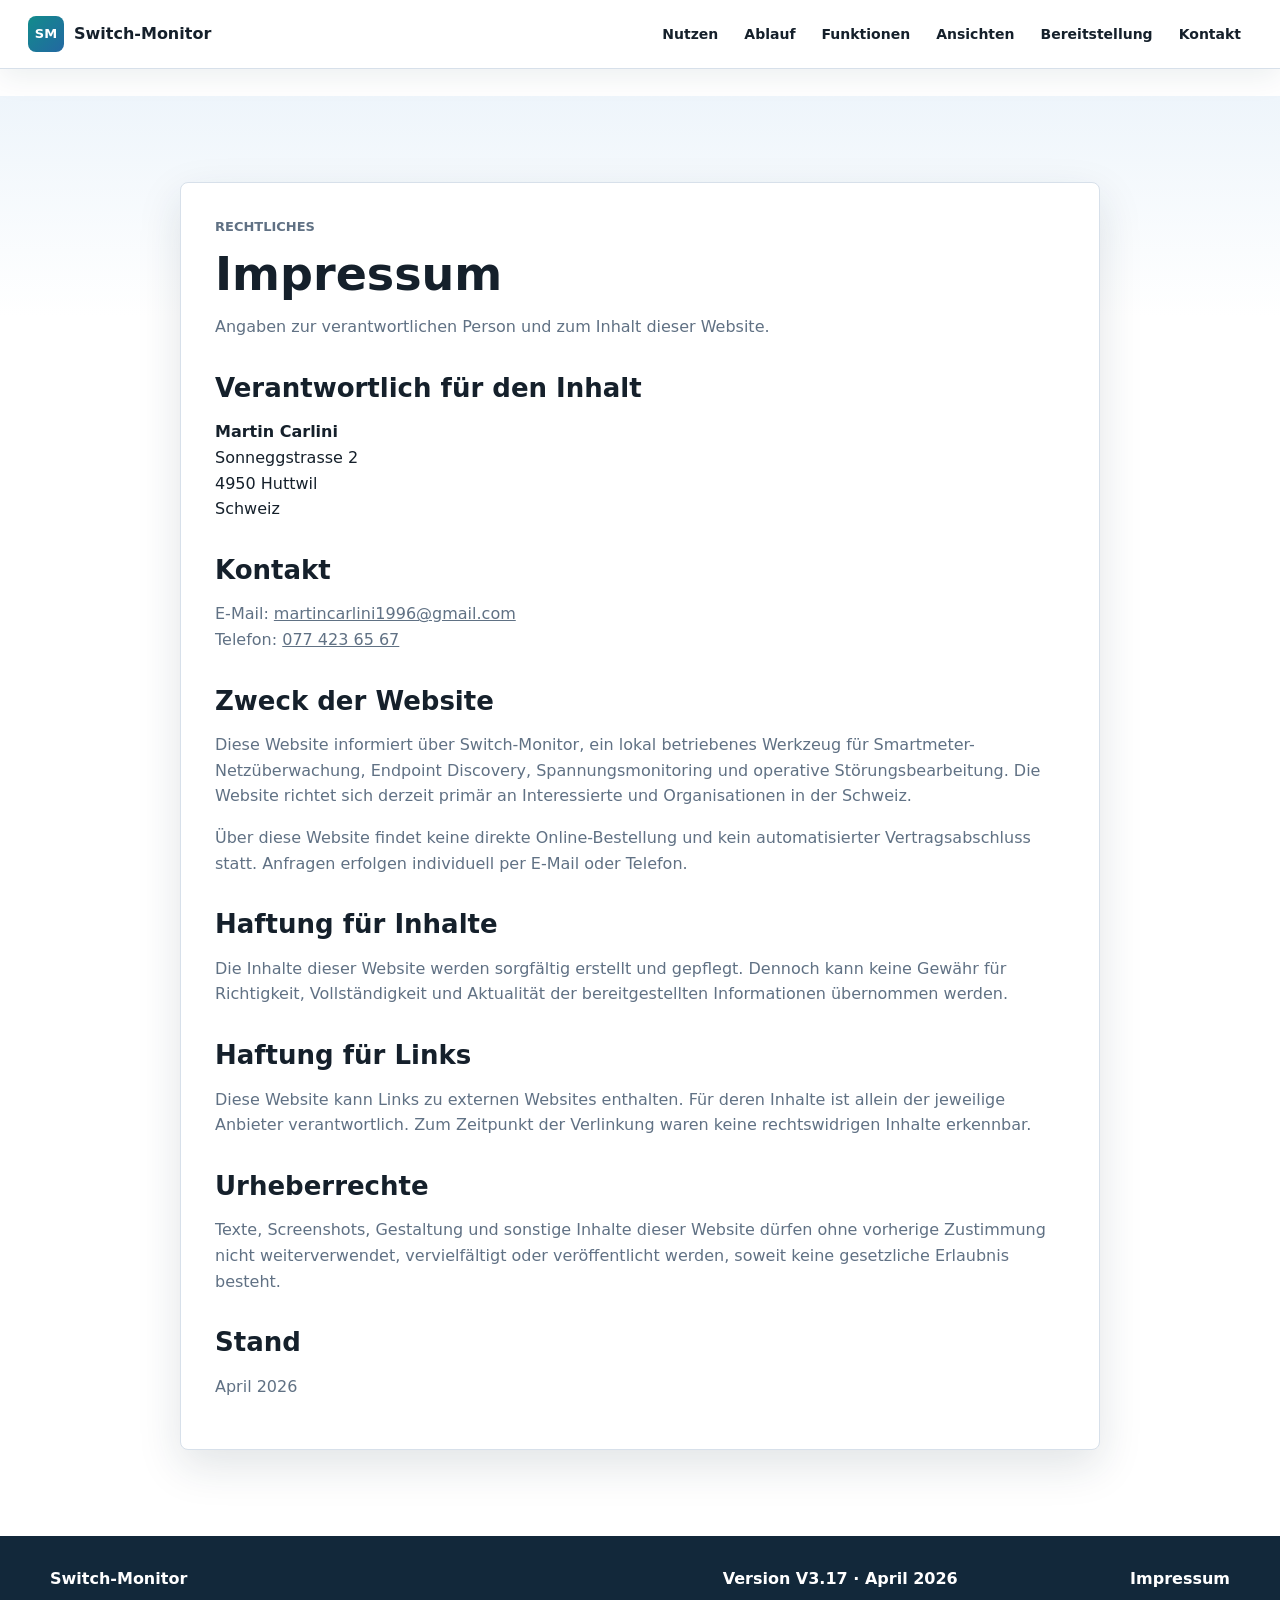
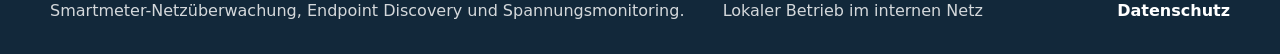
<file: impressum.html>
<!doctype html>
<html lang="de-CH">
  <head>
    <meta charset="utf-8" />
    <meta name="viewport" content="width=device-width, initial-scale=1" />
    <title>Impressum | Switch-Monitor</title>
    <meta
      name="description"
      content="Impressum und Anbieterangaben zu Switch-Monitor."
    />
    <link rel="icon" href="assets/favicon.ico" />
    <link rel="stylesheet" href="styles.css" />
    <script src="script.js" defer></script>
  </head>
  <body>
    <a class="skip-link" href="#inhalt">Zum Inhalt springen</a>

    <header class="site-header site-header-legal" data-site-header>
      <a class="brand" href="index.html#start" aria-label="Switch-Monitor Start">
        <span class="brand-mark" aria-hidden="true">SM</span>
        <span>Switch-Monitor</span>
      </a>
      <button class="nav-toggle" type="button" aria-expanded="false" aria-controls="site-nav">
        <span class="nav-toggle-lines" aria-hidden="true"></span>
        <span class="sr-only">Navigation öffnen</span>
      </button>
      <nav id="site-nav" class="site-nav" aria-label="Hauptnavigation">
        <a href="index.html#nutzen">Nutzen</a>
        <a href="index.html#workflow">Ablauf</a>
        <a href="index.html#funktionen">Funktionen</a>
        <a href="index.html#screenshots">Ansichten</a>
        <a href="index.html#bereitstellung">Bereitstellung</a>
        <a href="index.html#kontakt">Kontakt</a>
      </nav>
    </header>

    <main id="inhalt" class="legal-main">
      <section class="section legal-section">
        <div class="section-inner">
          <article class="legal-card">
            <p class="section-kicker">Rechtliches</p>
            <h1>Impressum</h1>
            <p>
              Angaben zur verantwortlichen Person und zum Inhalt dieser Website.
            </p>

            <h2>Verantwortlich für den Inhalt</h2>
            <address>
              <strong>Martin Carlini</strong><br />
              Sonneggstrasse 2<br />
              4950 Huttwil<br />
              Schweiz
            </address>

            <h2>Kontakt</h2>
            <p>
              E-Mail: <a href="mailto:martincarlini1996@gmail.com">martincarlini1996@gmail.com</a><br />
              Telefon: <a href="tel:+41774236567">077 423 65 67</a>
            </p>

            <h2>Zweck der Website</h2>
            <p>
              Diese Website informiert über Switch-Monitor, ein lokal betriebenes Werkzeug für
              Smartmeter-Netzüberwachung, Endpoint Discovery, Spannungsmonitoring und operative
              Störungsbearbeitung. Die Website richtet sich derzeit primär an Interessierte und
              Organisationen in der Schweiz.
            </p>
            <p>
              Über diese Website findet keine direkte Online-Bestellung und kein automatisierter
              Vertragsabschluss statt. Anfragen erfolgen individuell per E-Mail oder Telefon.
            </p>

            <h2>Haftung für Inhalte</h2>
            <p>
              Die Inhalte dieser Website werden sorgfältig erstellt und gepflegt. Dennoch kann keine
              Gewähr für Richtigkeit, Vollständigkeit und Aktualität der bereitgestellten
              Informationen übernommen werden.
            </p>

            <h2>Haftung für Links</h2>
            <p>
              Diese Website kann Links zu externen Websites enthalten. Für deren Inhalte ist allein
              der jeweilige Anbieter verantwortlich. Zum Zeitpunkt der Verlinkung waren keine
              rechtswidrigen Inhalte erkennbar.
            </p>

            <h2>Urheberrechte</h2>
            <p>
              Texte, Screenshots, Gestaltung und sonstige Inhalte dieser Website dürfen ohne
              vorherige Zustimmung nicht weiterverwendet, vervielfältigt oder veröffentlicht werden,
              soweit keine gesetzliche Erlaubnis besteht.
            </p>

            <h2>Stand</h2>
            <p>April 2026</p>
          </article>
        </div>
      </section>
    </main>

    <footer class="site-footer">
      <div class="section-inner footer-inner">
        <div>
          <span>Switch-Monitor</span>
          <p>Smartmeter-Netzüberwachung, Endpoint Discovery und Spannungsmonitoring.</p>
        </div>
        <div class="footer-meta">
          <span>Version V3.17 · April 2026</span>
          <span>Lokaler Betrieb im internen Netz</span>
        </div>
        <nav class="footer-links" aria-label="Rechtliches">
          <a href="impressum.html">Impressum</a>
          <a href="datenschutz.html">Datenschutz</a>
        </nav>
      </div>
    </footer>
  </body>
</html>
</file>
<file: styles.css>
:root {
  --ink: #15202b;
  --muted: #607184;
  --soft: #f5f8fb;
  --surface: #ffffff;
  --line: #d7e0ea;
  --blue: #2368a2;
  --blue-deep: #12324a;
  --teal: #128c8c;
  --green: #1f9d68;
  --amber: #c87a19;
  --red: #c94545;
  --shadow: 0 16px 44px rgba(27, 43, 58, 0.13);
  --radius: 8px;
  --max: 1180px;
}

* {
  box-sizing: border-box;
}

html {
  scroll-behavior: smooth;
}

body {
  margin: 0;
  color: var(--ink);
  background: var(--surface);
  font-family:
    "Segoe UI",
    system-ui,
    -apple-system,
    BlinkMacSystemFont,
    Arial,
    sans-serif;
  font-size: 16px;
  line-height: 1.6;
}

img {
  display: block;
  max-width: 100%;
}

a {
  color: inherit;
}

.skip-link,
.sr-only {
  position: absolute;
  width: 1px;
  height: 1px;
  padding: 0;
  margin: -1px;
  overflow: hidden;
  clip: rect(0, 0, 0, 0);
  white-space: nowrap;
  border: 0;
}

.skip-link:focus {
  z-index: 100;
  top: 12px;
  left: 12px;
  width: auto;
  height: auto;
  padding: 10px 14px;
  margin: 0;
  clip: auto;
  background: var(--surface);
  border: 1px solid var(--line);
  border-radius: var(--radius);
}

.site-header {
  position: fixed;
  z-index: 20;
  top: 0;
  left: 0;
  right: 0;
  display: flex;
  align-items: center;
  justify-content: space-between;
  gap: 24px;
  padding: 14px 28px;
  color: #ffffff;
  background: rgba(11, 28, 43, 0.55);
  border-bottom: 1px solid rgba(255, 255, 255, 0.18);
  backdrop-filter: blur(16px);
}

.site-header.is-scrolled {
  color: var(--ink);
  background: rgba(255, 255, 255, 0.94);
  border-bottom-color: var(--line);
  box-shadow: 0 8px 30px rgba(19, 45, 66, 0.08);
}

.site-header-legal {
  color: var(--ink);
  background: rgba(255, 255, 255, 0.96);
  border-bottom-color: var(--line);
  box-shadow: 0 8px 30px rgba(19, 45, 66, 0.08);
}

.brand {
  display: inline-flex;
  align-items: center;
  gap: 10px;
  min-height: 40px;
  font-weight: 750;
  text-decoration: none;
}

.brand-mark {
  display: inline-grid;
  width: 36px;
  height: 36px;
  place-items: center;
  color: #ffffff;
  background: linear-gradient(135deg, var(--teal), var(--blue));
  border-radius: 8px;
  font-size: 13px;
  font-weight: 800;
}

.site-nav {
  display: flex;
  align-items: center;
  justify-content: flex-end;
  flex-wrap: wrap;
  gap: 4px;
}

.site-nav a {
  min-height: 36px;
  padding: 8px 11px;
  border-radius: 8px;
  color: inherit;
  font-size: 14px;
  font-weight: 650;
  text-decoration: none;
}

.site-nav a:hover,
.site-nav a.is-active {
  background: rgba(255, 255, 255, 0.16);
}

.site-header.is-scrolled .site-nav a:hover,
.site-header.is-scrolled .site-nav a.is-active {
  background: #eef5fb;
  color: var(--blue);
}

.nav-toggle {
  display: none;
  width: 42px;
  height: 42px;
  border: 1px solid currentColor;
  border-radius: 8px;
  color: inherit;
  background: transparent;
}

.nav-toggle-lines,
.nav-toggle-lines::before,
.nav-toggle-lines::after {
  display: block;
  width: 18px;
  height: 2px;
  margin: 0 auto;
  background: currentColor;
  content: "";
}

.nav-toggle-lines::before {
  transform: translateY(-6px);
}

.nav-toggle-lines::after {
  transform: translateY(4px);
}

.hero {
  position: relative;
  min-height: 76vh;
  max-height: 780px;
  color: #ffffff;
  background:
    linear-gradient(90deg, rgba(6, 20, 31, 0.9), rgba(6, 20, 31, 0.68) 46%, rgba(6, 20, 31, 0.22)),
    url("assets/screenshots/dashboard.png") center / cover no-repeat;
  overflow: hidden;
}

.hero-overlay {
  position: absolute;
  inset: 0;
  background:
    linear-gradient(180deg, rgba(0, 0, 0, 0.14), rgba(0, 0, 0, 0.32)),
    radial-gradient(circle at 78% 22%, rgba(31, 157, 104, 0.22), transparent 32%);
}

.hero-content {
  position: relative;
  width: min(var(--max), calc(100% - 48px));
  min-height: 76vh;
  max-height: 780px;
  margin: 0 auto;
  padding: 140px 0 70px;
  display: flex;
  flex-direction: column;
  justify-content: center;
  align-items: flex-start;
}

.eyebrow,
.section-kicker,
.panel-label {
  margin: 0 0 12px;
  color: var(--teal);
  font-size: 13px;
  font-weight: 780;
  text-transform: uppercase;
}

.hero .eyebrow {
  color: #8fe7de;
}

h1,
h2,
h3,
p {
  margin-top: 0;
}

h1 {
  max-width: 940px;
  margin-bottom: 18px;
  font-size: 62px;
  line-height: 1.05;
}

h2 {
  max-width: 760px;
  margin-bottom: 16px;
  font-size: 42px;
  line-height: 1.14;
}

h3 {
  margin-bottom: 10px;
  font-size: 20px;
  line-height: 1.25;
}

.hero-copy {
  max-width: 760px;
  margin-bottom: 18px;
  color: rgba(255, 255, 255, 0.88);
  font-size: 20px;
  line-height: 1.55;
}

.hero-audience {
  display: flex;
  flex-wrap: wrap;
  gap: 8px;
  margin-bottom: 28px;
}

.hero-audience span {
  padding: 7px 10px;
  border: 1px solid rgba(255, 255, 255, 0.26);
  border-radius: 8px;
  color: rgba(255, 255, 255, 0.9);
  background: rgba(9, 28, 42, 0.48);
  font-size: 13px;
  font-weight: 720;
}

.hero-actions {
  display: flex;
  flex-wrap: wrap;
  gap: 12px;
  margin-bottom: 34px;
}

.button {
  display: inline-flex;
  align-items: center;
  justify-content: center;
  min-height: 46px;
  padding: 12px 18px;
  border: 1px solid transparent;
  border-radius: 8px;
  font-weight: 750;
  text-decoration: none;
}

.button-primary {
  color: #071925;
  background: #9ee8df;
}

.button-primary:hover {
  background: #ffffff;
}

.button-secondary {
  color: #ffffff;
  border-color: rgba(255, 255, 255, 0.55);
  background: rgba(255, 255, 255, 0.09);
}

.button-secondary:hover {
  background: rgba(255, 255, 255, 0.18);
}

.button-outline {
  color: var(--blue-deep);
  border-color: var(--blue);
  background: transparent;
}

.button-outline:hover {
  color: #ffffff;
  background: var(--blue);
}

.hero-facts {
  display: grid;
  grid-template-columns: repeat(3, minmax(150px, 1fr));
  gap: 10px;
  width: min(720px, 100%);
  margin: 0;
}

.hero-facts div {
  padding: 13px 15px;
  border: 1px solid rgba(255, 255, 255, 0.24);
  border-radius: 8px;
  background: rgba(9, 28, 42, 0.58);
}

.hero-facts dt {
  color: #9ee8df;
  font-size: 13px;
  font-weight: 780;
}

.hero-facts dd {
  margin: 2px 0 0;
  color: rgba(255, 255, 255, 0.88);
  font-size: 14px;
  line-height: 1.35;
}

.section {
  padding: 86px 0;
}

.section-alt {
  background: var(--soft);
}

.section-inner {
  width: min(var(--max), calc(100% - 48px));
  margin: 0 auto;
}

.section-heading {
  margin-bottom: 34px;
}

.section-heading p,
.intro-copy,
.operations-grid p,
.contact-grid p {
  color: var(--muted);
  font-size: 18px;
}

.intro-grid,
.operations-grid,
.contact-grid {
  display: grid;
  grid-template-columns: minmax(0, 0.82fr) minmax(0, 1.18fr);
  gap: 54px;
  align-items: start;
}

.intro-copy p:last-child,
.operations-grid p:last-child,
.contact-grid p:last-child {
  margin-bottom: 0;
}

.value-grid,
.workflow-grid,
.feature-grid,
.twin-grid,
.automation-grid,
.provision-grid,
.screenshot-grid,
.usecase-list {
  display: grid;
  gap: 18px;
}

.value-grid {
  grid-template-columns: repeat(3, minmax(0, 1fr));
  margin-top: 42px;
}

.why-section {
  background: var(--blue-deep);
  color: #ffffff;
}

.why-section .section-kicker {
  color: #9ee8df;
}

.why-section .section-heading p {
  color: rgba(255, 255, 255, 0.78);
}

.compare-grid {
  display: grid;
  grid-template-columns: repeat(2, minmax(0, 1fr));
  gap: 18px;
}

.compare-card {
  min-height: 390px;
  padding: 28px;
  border: 1px solid rgba(255, 255, 255, 0.18);
  border-radius: var(--radius);
}

.compare-card-muted {
  background: rgba(255, 255, 255, 0.08);
}

.compare-card-strong {
  background: #ffffff;
  color: var(--ink);
}

.compare-label {
  display: inline-block;
  margin-bottom: 14px;
  padding: 6px 10px;
  border-radius: 8px;
  color: #ffffff;
  background: var(--teal);
  font-size: 13px;
  font-weight: 780;
  text-transform: uppercase;
}

.compare-card-muted .compare-label {
  background: rgba(255, 255, 255, 0.16);
}

.plain-list {
  display: grid;
  gap: 10px;
  margin: 18px 0 0;
  padding: 0;
  list-style: none;
}

.plain-list li {
  position: relative;
  padding-left: 20px;
  color: inherit;
}

.plain-list li::before {
  position: absolute;
  left: 0;
  top: 0;
  color: var(--teal);
  content: "•";
  font-weight: 900;
}

.compare-card-muted .plain-list li {
  color: rgba(255, 255, 255, 0.82);
}

.compare-card-strong .plain-list li {
  color: var(--muted);
}

.workflow-section {
  background:
    linear-gradient(180deg, #eef6f3 0%, #ffffff 58%, #eef5fb 100%);
}

.workflow-grid {
  grid-template-columns: repeat(5, minmax(0, 1fr));
  counter-reset: workflow;
}

.workflow-grid article {
  position: relative;
  min-height: 256px;
  padding: 24px;
  border: 1px solid var(--line);
  border-radius: var(--radius);
  background: linear-gradient(180deg, #ffffff, #f8fbfd);
  box-shadow: 0 10px 30px rgba(24, 43, 59, 0.08);
}

.workflow-grid article::after {
  position: absolute;
  top: 34px;
  right: -15px;
  z-index: 1;
  width: 30px;
  height: 3px;
  background: linear-gradient(90deg, var(--teal), var(--blue));
  content: "";
}

.workflow-grid article:last-child::after {
  display: none;
}

.workflow-grid span {
  display: inline-grid;
  width: 42px;
  height: 42px;
  margin-bottom: 18px;
  place-items: center;
  border-radius: 8px;
  color: #ffffff;
  background: var(--blue-deep);
  font-size: 13px;
  font-weight: 800;
}

.workflow-grid article:nth-child(1) span {
  background: var(--teal);
}

.workflow-grid article:nth-child(2) span {
  background: var(--blue);
}

.workflow-grid article:nth-child(3) span {
  background: var(--green);
}

.workflow-grid article:nth-child(4) span {
  background: var(--amber);
}

.workflow-grid article:nth-child(5) span {
  background: var(--red);
}

.workflow-grid article:nth-child(1) {
  border-top: 4px solid var(--teal);
}

.workflow-grid article:nth-child(2) {
  border-top: 4px solid var(--blue);
}

.workflow-grid article:nth-child(3) {
  border-top: 4px solid var(--green);
}

.workflow-grid article:nth-child(4) {
  border-top: 4px solid var(--amber);
}

.workflow-grid article:nth-child(5) {
  border-top: 4px solid var(--red);
}

.workflow-grid p {
  color: var(--muted);
}

.value-card,
.feature-card,
.solution-panel,
.automation-card,
.provision-card,
.screenshot-card,
.usecase-list article,
.ops-list div,
.contact-card {
  border: 1px solid var(--line);
  border-radius: var(--radius);
  background: var(--surface);
}

.value-card,
.feature-card,
.solution-panel,
.automation-card,
.provision-card,
.usecase-list article,
.ops-list div,
.contact-card {
  padding: 24px;
}

.value-card {
  min-height: 208px;
}

.mini-icon,
.feature-code {
  display: inline-grid;
  place-items: center;
  width: 42px;
  height: 42px;
  margin-bottom: 18px;
  border-radius: 8px;
  color: #ffffff;
  background: var(--blue);
  font-size: 13px;
  font-weight: 800;
}

.value-card:nth-child(2) .mini-icon,
.feature-card:nth-child(4n + 2) .feature-code {
  background: var(--green);
}

.value-card:nth-child(3) .mini-icon,
.feature-card:nth-child(4n + 3) .feature-code {
  background: var(--amber);
}

.feature-card:nth-child(4n) .feature-code {
  background: var(--red);
}

.value-card p,
.feature-card p,
.solution-panel p,
.automation-card p,
.provision-card p,
.usecase-list p,
.ops-list span,
.contact-card a {
  color: var(--muted);
}

.feature-grid {
  grid-template-columns: repeat(4, minmax(0, 1fr));
}

.feature-card {
  min-height: 245px;
}

.discovery-section {
  background:
    linear-gradient(180deg, #ffffff 0%, #ffffff 45%, #f3f7f6 45%, #f3f7f6 100%);
}

.twin-grid {
  grid-template-columns: repeat(2, minmax(0, 1fr));
}

.solution-panel {
  min-height: 390px;
  box-shadow: var(--shadow);
}

.voltage-panel {
  border-top: 4px solid var(--amber);
}

.solution-panel:first-child {
  border-top: 4px solid var(--teal);
}

.automation-section {
  background:
    linear-gradient(180deg, #ffffff 0%, #ffffff 58%, #eef6f3 58%, #eef6f3 100%);
}

.automation-grid {
  grid-template-columns: repeat(3, minmax(0, 1fr));
}

.automation-card {
  min-height: 438px;
  background: var(--surface);
  box-shadow: 0 10px 32px rgba(24, 43, 59, 0.08);
}

.automation-card:nth-child(1) {
  border-top: 4px solid var(--blue);
}

.automation-card:nth-child(1) .feature-code {
  background: var(--blue);
}

.automation-card:nth-child(2) {
  border-top: 4px solid var(--amber);
}

.automation-card:nth-child(2) .feature-code {
  background: var(--amber);
}

.automation-card:nth-child(3) {
  border-top: 4px solid var(--teal);
}

.automation-card:nth-child(3) .feature-code {
  background: var(--teal);
}

.check-list {
  display: grid;
  gap: 10px;
  margin: 20px 0 0;
  padding: 0;
  list-style: none;
}

.check-list li {
  position: relative;
  padding-left: 26px;
  color: var(--ink);
}

.check-list li::before {
  position: absolute;
  left: 0;
  top: 2px;
  width: 18px;
  height: 18px;
  border-radius: 50%;
  color: #ffffff;
  background: var(--green);
  content: "✓";
  font-size: 12px;
  font-weight: 900;
  line-height: 18px;
  text-align: center;
}

.process-strip {
  display: grid;
  grid-template-columns: repeat(3, minmax(0, 1fr));
  gap: 1px;
  margin-top: 28px;
  border: 1px solid var(--line);
  border-radius: var(--radius);
  overflow: hidden;
  background: var(--line);
}

.process-strip div {
  min-height: 120px;
  padding: 22px;
  background: var(--surface);
}

.process-strip strong {
  display: block;
  margin-bottom: 6px;
  color: var(--blue-deep);
}

.process-strip span {
  color: var(--muted);
}

.screenshot-grid {
  grid-template-columns: repeat(2, minmax(0, 1fr));
}

.screenshot-card {
  overflow: hidden;
  box-shadow: 0 10px 32px rgba(24, 43, 59, 0.1);
}

.screenshot-card-wide {
  grid-column: 1 / -1;
}

.screenshot-card img {
  width: 100%;
  aspect-ratio: 16 / 9;
  object-fit: contain;
  object-position: top center;
  background: #e8eef4;
  border-bottom: 1px solid var(--line);
}

.screenshot-card-portrait img {
  aspect-ratio: 4 / 3;
}

.screenshot-card figcaption {
  display: grid;
  gap: 4px;
  padding: 18px 20px;
  background: #ffffff;
}

.screenshot-card figcaption span {
  color: var(--muted);
  font-size: 15px;
}

.usecase-list {
  grid-template-columns: repeat(3, minmax(0, 1fr));
}

.usecase-list article {
  min-height: 228px;
  border-left: 4px solid var(--blue);
}

.usecase-list article:nth-child(2) {
  border-left-color: var(--red);
}

.usecase-list article:nth-child(3) {
  border-left-color: var(--teal);
}

.usecase-list article:nth-child(4) {
  border-left-color: var(--amber);
}

.usecase-list article:nth-child(5) {
  border-left-color: var(--green);
}

.usecase-list span {
  display: block;
  margin-bottom: 12px;
  font-size: 18px;
  font-weight: 760;
  line-height: 1.25;
}

.ops-list {
  display: grid;
  grid-template-columns: repeat(2, minmax(0, 1fr));
  gap: 14px;
}

.requirements-table-wrap {
  margin-bottom: 42px;
  overflow-x: auto;
  border: 1px solid var(--line);
  border-radius: var(--radius);
  background: #ffffff;
  box-shadow: 0 8px 28px rgba(24, 43, 59, 0.07);
}

.requirements-table {
  width: 100%;
  min-width: 880px;
  border-collapse: collapse;
}

.requirements-table th,
.requirements-table td {
  padding: 18px 20px;
  border-bottom: 1px solid var(--line);
  vertical-align: top;
  text-align: left;
}

.requirements-table thead th {
  color: var(--blue-deep);
  background: #eef5fb;
  font-size: 14px;
  text-transform: uppercase;
}

.requirements-table tbody th {
  width: 190px;
  color: var(--ink);
}

.requirements-table td {
  color: var(--muted);
}

.requirements-table tr:last-child th,
.requirements-table tr:last-child td {
  border-bottom: 0;
}

.provision-grid {
  grid-template-columns: repeat(3, minmax(0, 1fr));
  margin-bottom: 42px;
}

.provision-card {
  min-height: 266px;
  background: #ffffff;
}

.provision-card:nth-child(3n + 1) {
  border-top: 4px solid var(--blue);
}

.provision-card:nth-child(3n + 1) .feature-code {
  background: var(--blue);
}

.provision-card:nth-child(3n + 2) {
  border-top: 4px solid var(--green);
}

.provision-card:nth-child(3n + 2) .feature-code {
  background: var(--green);
}

.provision-card:nth-child(3n) {
  border-top: 4px solid var(--amber);
}

.provision-card:nth-child(3n) .feature-code {
  background: var(--amber);
}

.operations-followup {
  padding-top: 40px;
  border-top: 1px solid var(--line);
}

.ops-list div {
  min-height: 156px;
}

.ops-list strong {
  display: block;
  margin-bottom: 8px;
}

.contact-section {
  background:
    linear-gradient(90deg, rgba(35, 104, 162, 0.08), rgba(18, 140, 140, 0.1)),
    #ffffff;
}

.contact-card {
  display: grid;
  gap: 6px;
  max-width: 430px;
  justify-self: end;
  font-style: normal;
  box-shadow: var(--shadow);
}

.contact-card span {
  color: var(--muted);
}

.contact-card strong {
  font-size: 24px;
}

.contact-card a {
  width: fit-content;
  text-decoration: none;
}

.contact-card a:hover {
  color: var(--blue);
  text-decoration: underline;
}

.contact-actions {
  display: flex;
  flex-wrap: wrap;
  gap: 12px;
  margin-top: 26px;
}

.site-footer {
  padding: 30px 0;
  color: rgba(255, 255, 255, 0.82);
  background: #12283a;
}

.footer-inner {
  display: grid;
  grid-template-columns: minmax(240px, 1.4fr) minmax(220px, 0.8fr) auto;
  gap: 24px;
  align-items: start;
}

.footer-inner span:first-child,
.footer-inner strong {
  color: #ffffff;
  font-weight: 780;
}

.footer-inner p {
  margin: 6px 0 0;
}

.footer-meta,
.footer-links {
  display: grid;
  gap: 6px;
}

.footer-links {
  justify-items: end;
}

.footer-links a {
  color: #ffffff;
  font-weight: 700;
  text-decoration: none;
}

.footer-links a:hover {
  color: #9ee8df;
  text-decoration: underline;
}

.legal-main {
  padding-top: 96px;
}

.legal-section {
  background:
    linear-gradient(180deg, #eef5fb 0%, #ffffff 220px);
}

.legal-section .section-inner {
  width: min(920px, calc(100vw - 32px));
}

.legal-card {
  width: 100%;
  max-width: 920px;
  padding: 34px;
  border: 1px solid var(--line);
  border-radius: var(--radius);
  background: #ffffff;
  overflow-wrap: anywhere;
  box-shadow: var(--shadow);
}

.legal-card h1 {
  max-width: 780px;
  margin-bottom: 16px;
  color: var(--ink);
  font-size: 46px;
}

.legal-card h2 {
  margin-top: 34px;
  font-size: 26px;
}

.legal-card h3 {
  margin-top: 24px;
}

.legal-card p,
.legal-card li {
  color: var(--muted);
}

.legal-card address {
  font-style: normal;
}

.legal-list {
  display: grid;
  gap: 10px;
  margin: 18px 0 0;
  padding-left: 20px;
}

@media (max-width: 1100px) {
  .feature-grid,
  .automation-grid,
  .provision-grid {
    grid-template-columns: repeat(2, minmax(0, 1fr));
  }

  .workflow-grid {
    grid-template-columns: repeat(3, minmax(0, 1fr));
  }

  .workflow-grid article::after {
    display: none;
  }

  .usecase-list {
    grid-template-columns: repeat(2, minmax(0, 1fr));
  }
}

@media (max-width: 860px) {
  .site-header {
    top: max(10px, env(safe-area-inset-top));
    left: 12px;
    right: 12px;
    width: auto;
    padding: 10px 12px;
    color: var(--ink);
    background: rgba(255, 255, 255, 0.96);
    border: 1px solid var(--line);
    border-radius: var(--radius);
    box-shadow: 0 10px 30px rgba(19, 45, 66, 0.14);
  }

  .brand {
    min-width: 0;
    max-width: calc(100% - 54px);
    font-size: 16px;
  }

  .brand-mark {
    flex: 0 0 34px;
    width: 34px;
    height: 34px;
  }

  .brand span:last-child {
    overflow: hidden;
    text-overflow: ellipsis;
    white-space: nowrap;
  }

  .nav-toggle {
    display: inline-grid;
    flex: 0 0 42px;
    place-items: center;
  }

  .site-nav {
    position: absolute;
    top: calc(100% + 8px);
    left: 0;
    right: 0;
    display: none;
    flex-direction: column;
    align-items: stretch;
    max-height: calc(100vh - 96px);
    overflow-y: auto;
    padding: 10px;
    color: var(--ink);
    background: rgba(255, 255, 255, 0.97);
    border: 1px solid var(--line);
    border-radius: var(--radius);
    box-shadow: var(--shadow);
  }

  .site-header.nav-open .site-nav {
    display: flex;
  }

  .site-nav a {
    min-height: 42px;
  }

  .hero,
  .hero-content {
    min-height: auto;
    max-height: none;
  }

  .hero {
    background:
      linear-gradient(180deg, rgba(6, 20, 31, 0.92), rgba(6, 20, 31, 0.66)),
      url("assets/screenshots/dashboard.png") center / cover no-repeat;
    overflow: visible;
  }

  .hero-content {
    width: calc(100vw - 32px);
    max-width: calc(100vw - 32px);
    padding-top: 132px;
    padding-bottom: 48px;
  }

  h1 {
    font-size: 48px;
  }

  h2 {
    font-size: 34px;
  }

  .hero-copy {
    font-size: 18px;
  }

  .section {
    padding: 64px 0;
  }

  .section-inner {
    width: min(var(--max), calc(100% - 32px));
  }

  .intro-grid,
  .operations-grid,
  .contact-grid,
  .twin-grid,
  .compare-grid {
    grid-template-columns: 1fr;
    gap: 26px;
  }

  .value-grid,
  .workflow-grid,
  .automation-grid,
  .provision-grid,
  .process-strip,
  .ops-list,
  .screenshot-grid {
    grid-template-columns: 1fr;
  }

  .contact-card {
    justify-self: stretch;
    max-width: none;
  }

  .footer-inner {
    grid-template-columns: 1fr;
  }

  .footer-links {
    justify-items: start;
  }

  .legal-main {
    padding-top: 94px;
  }
}

@media (max-width: 560px) {
  body {
    font-size: 15px;
  }

  .legal-section .section-inner {
    width: calc(100vw - 48px);
  }

  .hero-content {
    width: calc(100vw - 28px);
    max-width: calc(100vw - 28px);
    padding-top: 126px;
  }

  .hero-content > * {
    max-width: 100%;
  }

  .hero .eyebrow,
  .hero-copy,
  h1 {
    max-width: 100%;
    overflow-wrap: anywhere;
  }

  .hero .eyebrow {
    font-size: 11px;
    line-height: 1.35;
  }

  h1 {
    font-size: 36px;
  }

  .hero-copy {
    font-size: 16px;
    line-height: 1.5;
  }

  h2 {
    font-size: 28px;
  }

  .hero-actions,
  .hero-actions .button,
  .contact-actions,
  .contact-actions .button {
    width: 100%;
  }

  .hero-facts,
  .feature-grid,
  .usecase-list {
    grid-template-columns: 1fr;
  }

  .value-card,
  .feature-card,
  .solution-panel,
  .automation-card,
  .provision-card,
  .usecase-list article,
  .ops-list div,
  .contact-card,
  .legal-card {
    padding: 20px;
  }

  .legal-card > * {
    max-width: calc(100vw - 96px);
  }

  .legal-card h1 {
    font-size: 30px;
    line-height: 1.12;
  }

  .legal-card h2 {
    font-size: 24px;
  }
}
</file>
